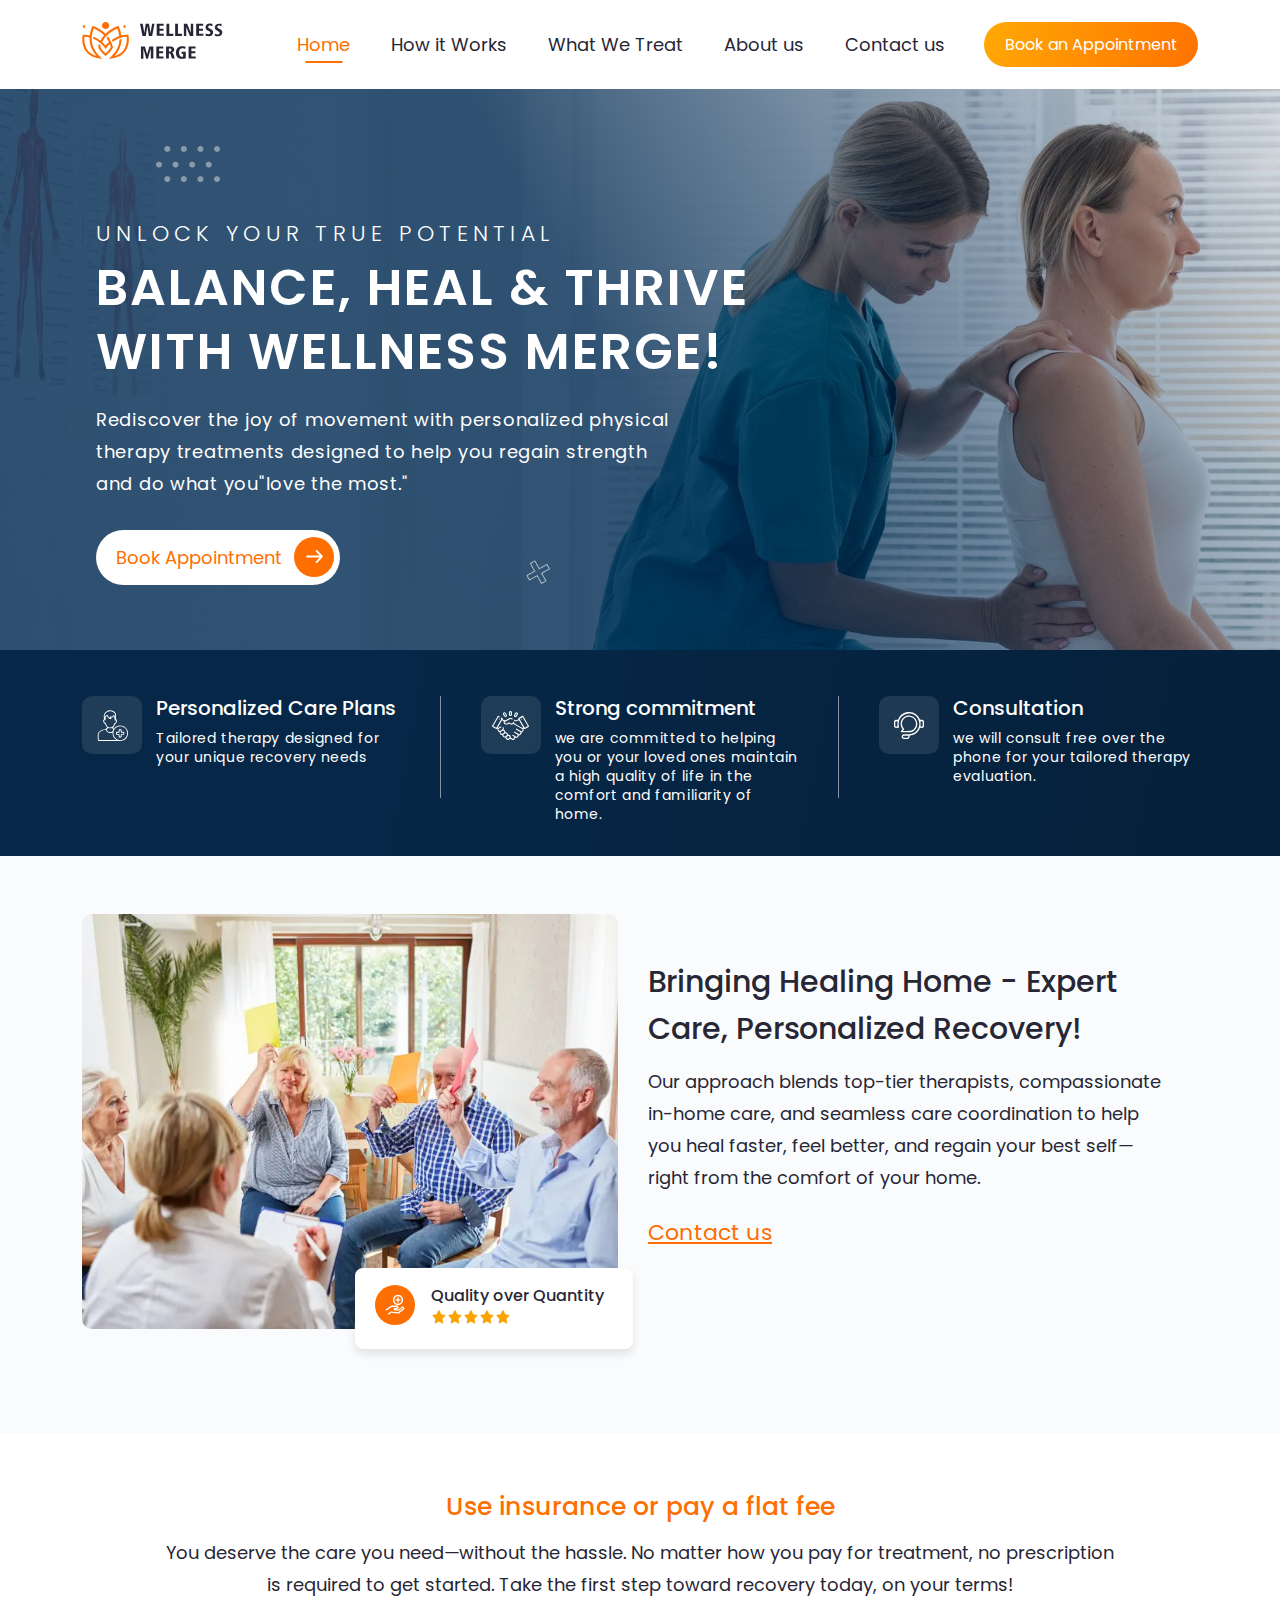
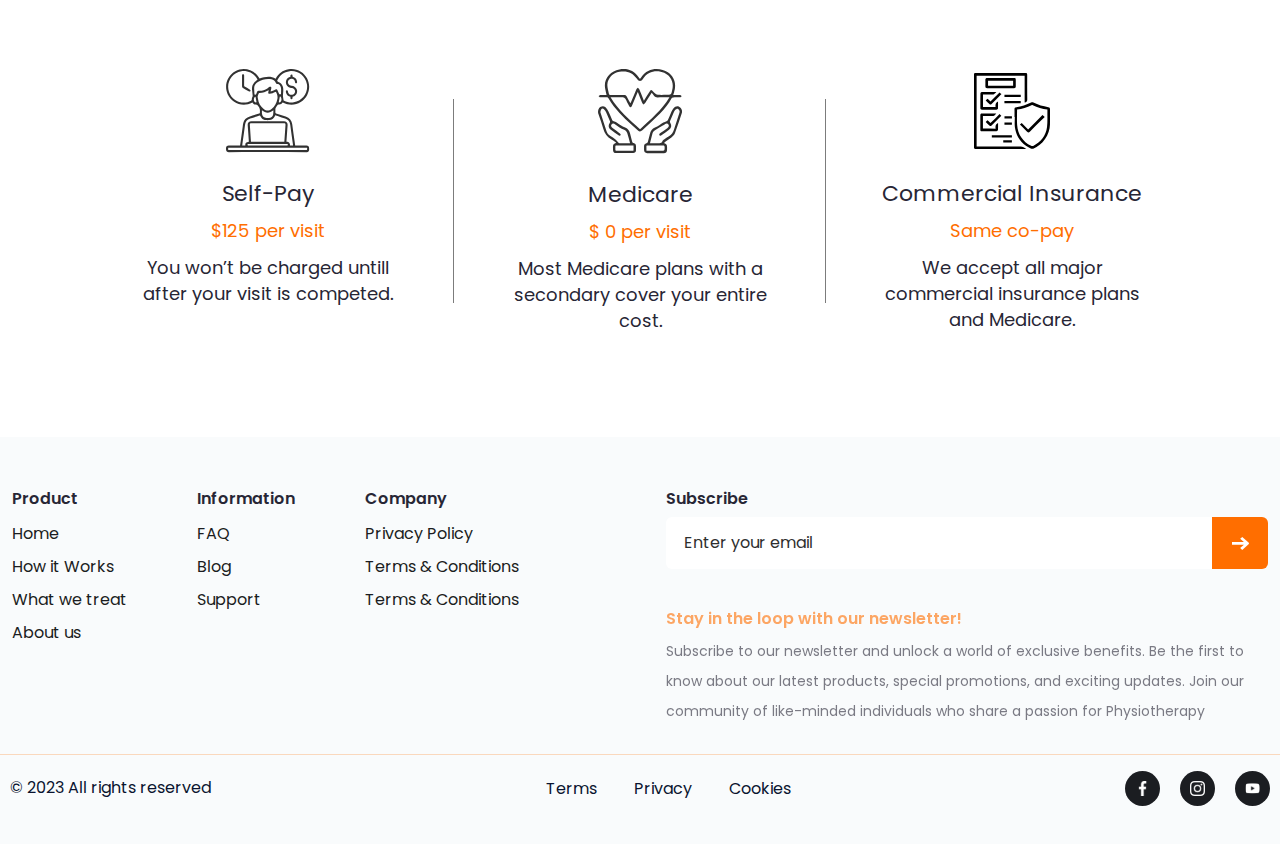
<file: index.html>
<!DOCTYPE html>
<html lang="en">

<head>
  <meta charset="UTF-8" />
  <meta name="viewport" content="width=device-width, initial-scale=1.0" />
  <title>Home | Wellness Merge</title>
  <link rel="shortcut icon" href="./assets/images/favicon.png" type="image/x-icon" />
  <!-- BOOTSTRAP CSS -->
  <link rel="stylesheet" href="./assets/css/bootstrap.min.css" />
  <!-- CUSTOM CSS -->
  <link rel="stylesheet" href="./assets/css/style.css" />
</head>

<body class="home_page">
  <div class="page">
    <header class="site-header">
      <div class="container">
        <div class="row">
          <div class="col-lg-2">
            <div class="site-branding">
              <a href="./index.html" title="Wellness Merge">
                <img src="./assets/images/logo.svg" width="141" height="37" alt="Site Logo" />
              </a>
            </div>
          </div>
          <div class="col-lg-10">
            <div class="header-menu">
              <div class="nav-overlay" style="display: none;"></div>
              <button class="ham-menu for-mob-flex">
                <span></span><span></span><span></span>
              </button>
              <nav class="site-navigation">
                <div class="header-mobile-menu">
                  <ul>
                    <li class="active-menu">
                      <a href="./index.html" title="Home">Home</a>
                    </li>
                    <li>
                      <a href="./how-it-works.html" title="How it Works">How it Works</a>
                    </li>
                    <li>
                      <a href="./what-we-treat.html" title="What We Treat">What We Treat</a>
                    </li>
                    <li>
                      <a href="./about-us.html" title="About us">About us</a>
                    </li>
                    <li>
                      <a href="./contact-us.html" title="Contact us">Contact us</a>
                    </li>
                  </ul>
                </div>
                <div class="header-cta-btn">
                  <a href="./contact-us.html" title="Book an Appointment">Book an Appointment</a>
                </div>
              </nav>
            </div>
          </div>
        </div>
      </div>
    </header>
    <!-- END OF HEADER -->
    <main class="site-main">
      <section class="main-banner back-img" style="
            background-image: url('./assets/images/main-banner-image.jpeg');
          ">
        <div class="sec-wp">
          <div class="container">
            <div class="row">
              <div class="col-lg-8">
                <div class="banner-content white-text">
                  <img src="./assets/images/top-shape.png" class="banner-shape dots-shape" width="64" height="36"
                    alt="Dot shape" />
                  <p class="sub-title">Unlock Your True Potential</p>
                  <h1 class="h1-title">
                    Balance, Heal & Thrive with Wellness Merge!
                  </h1>
                  <div class="banner-text">
                    <p>
                      Rediscover the joy of movement with personalized
                      physical therapy treatments designed to help you regain
                      strength and do what you"love the most."
                    </p>
                  </div>
                  <div class="banner-cta">
                    <a href="./contact-us.html" title="Book Appointment">Book Appointment <span></span></a>
                  </div>
                  <img src="./assets/images/bottom-shape.png" class="banner-shape plus-shape" width="25" height="25"
                    alt="Plus shape" />
                </div>
              </div>
            </div>
          </div>
        </div>
      </section>
      <!-- END OF MAIN BANNER -->

      <section class="bottom-banner white-text">
        <div class="container">
          <div class="row">
            <div class="col-lg-12">
              <div class="bottom-banner-wp">
                <div class="bottom-banner-box">
                  <div class="bottom-banner-icon">
                    <span>
                      <img src="./assets/images/care-plans.svg" width="31" height="31"
                        alt="Personalized Care Plans Icon" />
                    </span>
                  </div>
                  <div class="bottom-banner-content">
                    <h5 class="h5-title">Personalized Care Plans</h5>
                    <p>
                      Tailored therapy designed for your unique recovery needs
                    </p>
                  </div>
                </div>
                <div class="bottom-banner-box">
                  <div class="bottom-banner-icon">
                    <span>
                      <img src="./assets/images/commitments.svg" width="37" height="29" alt="Strong commitment" />
                    </span>
                  </div>
                  <div class="bottom-banner-content">
                    <h5 class="h5-title">Strong commitment</h5>
                    <p>
                      we are committed to helping you or your loved ones
                      maintain a high quality of life in the comfort and
                      familiarity of home.
                    </p>
                  </div>
                </div>
                <div class="bottom-banner-box">
                  <div class="bottom-banner-icon">
                    <span>
                      <img src="./assets/images/consultation.svg" width="30" height="27" alt="Consultation" />
                    </span>
                  </div>
                  <div class="bottom-banner-content">
                    <h5 class="h5-title">Consultation</h5>
                    <p>
                      we will consult free over the phone for your tailored
                      therapy evaluation.
                    </p>
                  </div>
                </div>
              </div>
            </div>
          </div>
        </div>
      </section>
      <!-- END OF BOTTOM BANNER -->

      <section class="about-us">
        <div class="container">
          <div class="row">
            <div class="col-lg-6">
              <div class="about-us-img">
                <div class="back-img" style="
                      background-image: url('./assets/images/about-us.png');
                    "></div>
                <div class="quality-quantity">
                  <span>
                    <img src="./assets/images/care.svg" width="21" height="21" alt="Care Icon" />
                  </span>
                  <div>
                    <p>Quality over Quantity</p>
                    <img src="./assets/images/starts.svg" width="81" height="17" alt="Star Icon" />
                  </div>
                </div>
              </div>
            </div>
            <div class="col-lg-6">
              <div class="about-us-content">
                <h2 class="h2-title">
                  Bringing Healing Home - Expert Care, Personalized Recovery!
                </h2>
                <p>
                  Our approach blends top-tier therapists, compassionate
                  in-home care, and seamless care coordination to help you
                  heal faster, feel better, and regain your best self—right
                  from the comfort of your home.
                </p>
                <a href="./contact-us.html" title="Contact us">Contact us</a>
              </div>
            </div>
          </div>
        </div>
      </section>
      <!-- END OF ABOUT US -->

      <section class="insurance-fee">
        <div class="container">
          <div class="row">
            <div class="col-lg-12">
              <div class="sec-title">
                <h3 class="h3-title fw-500">Use insurance or pay a flat fee</h3>
                <p>
                  You deserve the care you need—without the hassle. No matter
                  how you pay for treatment, no prescription is required to
                  get started. Take the first step toward recovery today, on
                  your terms!
                </p>
              </div>
              <div class="insurance-fee-box-wp">
                <div class="insurance-fee-box">
                  <img src="./assets/images/self-pay.svg" width="84" height="84" alt="Self pay icon" />
                  <h4 class="h4-title">Self-Pay</h4>
                  <p class="price">$125 per visit</p>
                  <p class="insurance-fee-text">
                    You won’t be charged untill after your visit is competed.
                  </p>
                </div>
                <div class="insurance-fee-box">
                  <img src="./assets/images/medicare.svg" width="85" height="85" alt="Self pay icon" />
                  <h4 class="h4-title">Medicare</h4>
                  <p class="price">$ 0 per visit</p>
                  <p class="insurance-fee-text">
                    Most Medicare plans with a secondary cover your entire
                    cost.
                  </p>
                </div>
                <div class="insurance-fee-box">
                  <img src="./assets/images/commercial-insurance.svg" width="76" height="76"
                    alt="Commercial Insurance icon" />
                  <h4 class="h4-title">Commercial Insurance</h4>
                  <p class="price">Same co-pay</p>
                  <p class="insurance-fee-text">
                    We accept all major commercial insurance plans and
                    Medicare.
                  </p>
                </div>
              </div>
            </div>
          </div>
        </div>
      </section>
      <!-- END OF INSURANCE OR FLAT FEE -->
    </main>
    <!-- END OF SITE MAIN -->
    <footer class="site-footer">
      <div class="top-footer">
        <div class="container">
          <div class="row">
            <div class="col-lg-6">
              <div class="footer-navs">
                <div class="product-nav footer-nav">
                  <h6 class="h6-title">Product</h6>
                  <ul>
                    <li>
                      <a href="#" title="Home">Home</a>
                    </li>
                    <li>
                      <a href="#" title="How it Works">How it Works</a>
                    </li>
                    <li>
                      <a href="#" title="What we treat">What we treat</a>
                    </li>
                    <li>
                      <a href="#" title="About us">About us</a>
                    </li>
                  </ul>
                </div>
                <div class="information-nav footer-nav">
                  <h6 class="h6-title">Information</h6>
                  <ul>
                    <li>
                      <a href="#" title="FAQ">FAQ</a>
                    </li>
                    <li>
                      <a href="#" title="Blog">Blog</a>
                    </li>
                    <li>
                      <a href="#" title="Support">Support</a>
                    </li>
                  </ul>
                </div>
                <div class="company-nav footer-nav">
                  <h6 class="h6-title">Company</h6>
                  <ul>
                    <li>
                      <a href="#" title="Privacy Policy">Privacy Policy</a>
                    </li>
                    <li>
                      <a href="#" title="Terms & Conditions">Terms & Conditions</a>
                    </li>
                    <li>
                      <a href="#" title="Terms & Conditions">Terms & Conditions</a>
                    </li>
                  </ul>
                </div>
              </div>
            </div>
            <div class="col-lg-6">
              <div class="footer-right">
                <h6 class="h6-title">Subscribe</h6>
                <div class="newsletter">
                  <form action="">
                    <div class="newsletter-box">
                      <input type="email" placeholder="Enter your email" />
                      <button type="submit">
                        <img src="./assets/images/submit-arrow.svg" width="17" height="14" alt="Submit Arrow Icon" />
                      </button>
                    </div>
                  </form>
                </div>
                <div class="newsletter-content">
                  <h6 class="h6-title">
                    Stay in the loop with our newsletter!
                  </h6>
                  <p>
                    Subscribe to our newsletter and unlock a world of
                    exclusive benefits. Be the first to know about our latest
                    products, special promotions, and exciting updates. Join
                    our community of like-minded individuals who share a
                    passion for Physiotherapy
                  </p>
                </div>
              </div>
            </div>
          </div>
        </div>
      </div>
      <div class="bottom-footer">
        <div class="container">
          <div class="bottom-footer-content">
            <p>© 2023 All rights reserved</p>
            <div class="footer-policies">
              <ul>
                <li>
                  <a href="#" title="Terms">Terms</a>
                </li>
                <li>
                  <a href="#" title="Privacy">Privacy</a>
                </li>
                <li>
                  <a href="#" title="Cookies">Cookies</a>
                </li>
              </ul>
            </div>
            <div class="footer-socials">
              <ul>
                <li>
                  <a href="#" title="Follow on Facebook">
                    <img src="./assets/images/facebook-icon.svg" width="35" height="35" alt="Faccebook Icon" />
                  </a>
                </li>
                <li>
                  <a href="#" title="Follow on Facebook">
                    <img src="./assets/images/twitter-icon.svg" width="35" height="35" alt="Twitter Icon" />
                  </a>
                </li>
                <li>
                  <a href="#" title="Follow on Facebook">
                    <img src="./assets/images/instagram-icon.svg" width="35" height="35" alt="Instagram Icon" />
                  </a>
                </li>
                <li>
                  <a href="#" title="Follow on Facebook">
                    <img src="./assets/images/youtub-icon.svg" width="35" height="35" alt="Youtub Icon" />
                  </a>
                </li>
              </ul>
            </div>
          </div>
        </div>
      </div>
    </footer>
    <!-- END OF FOOTER -->
    <script src="./assets/js/jquery.min.js"></script>
    <script src="./assets/js/bootstrap.bundle.min.js"></script>
    <script src="./assets/js/font-awesome.min.js"></script>
    <script src="./assets/js/custom.js"></script>
  </div>
</body>

</html>
</file>
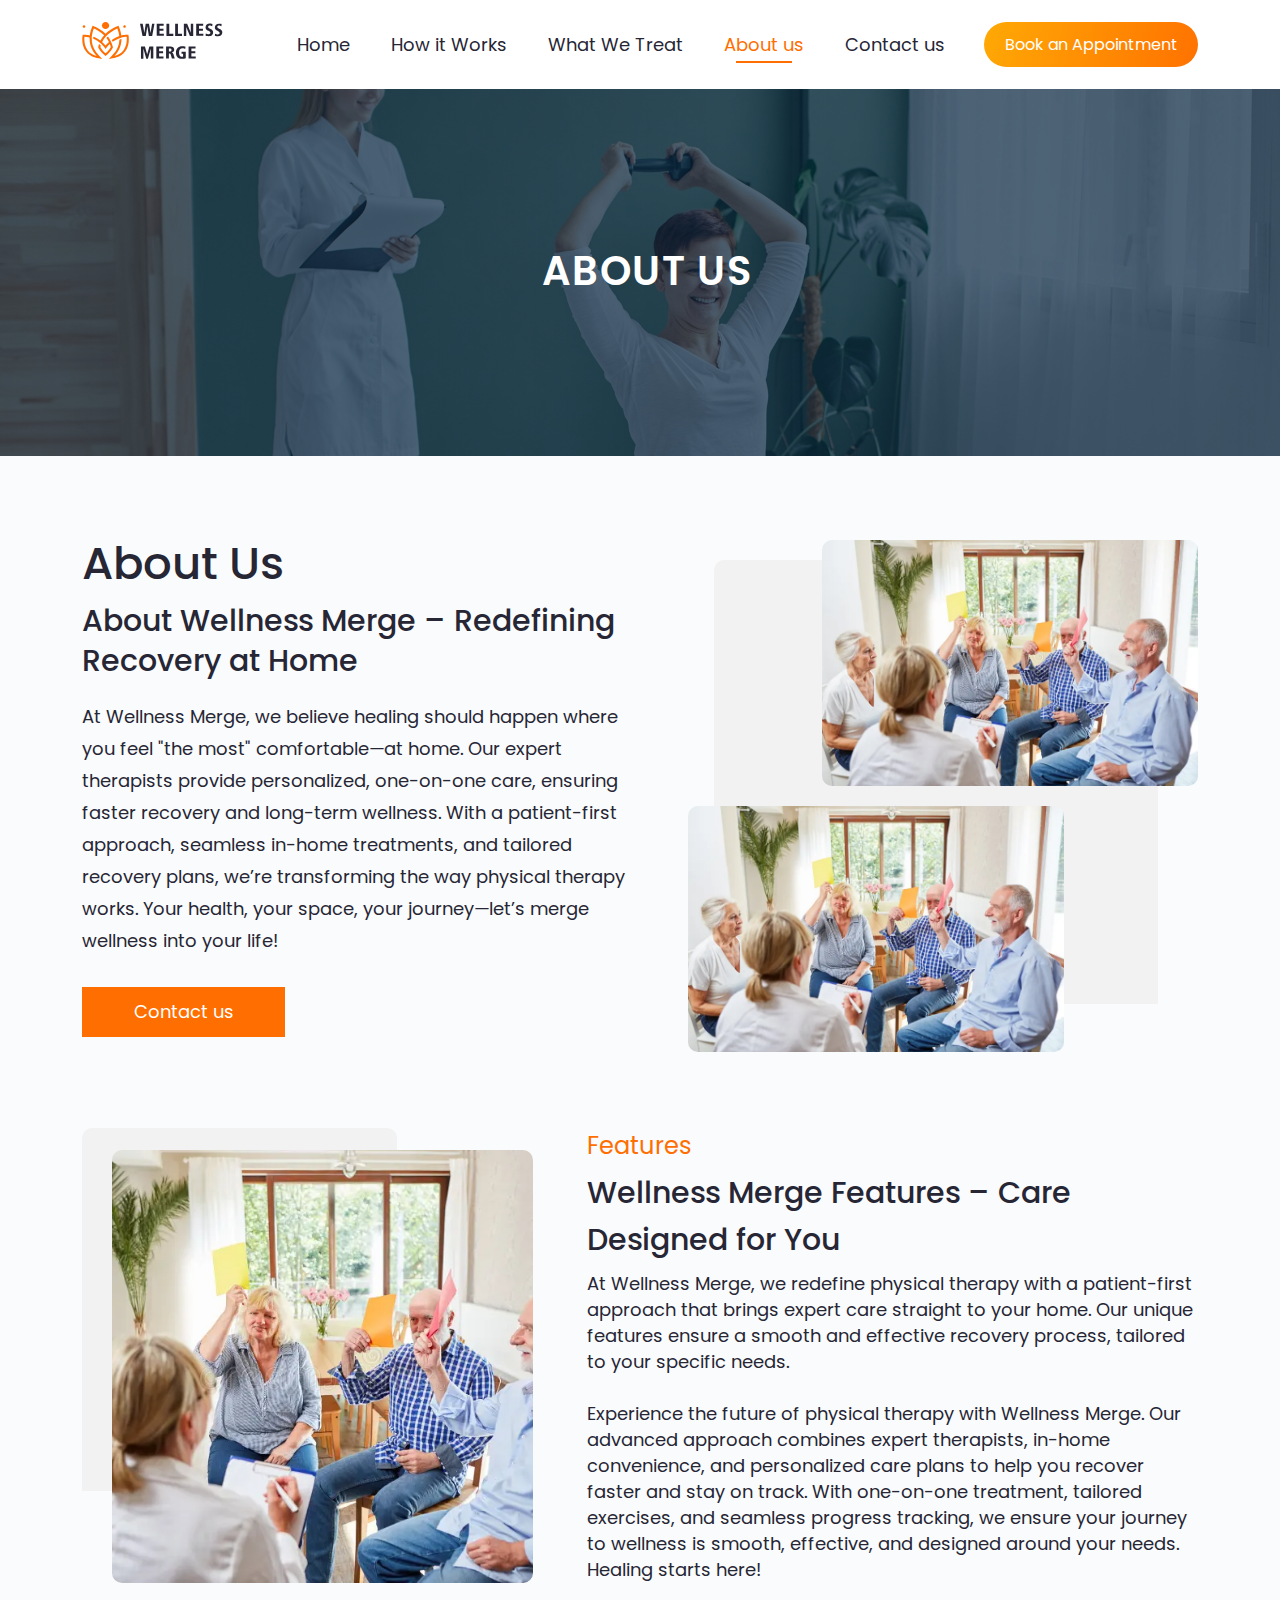
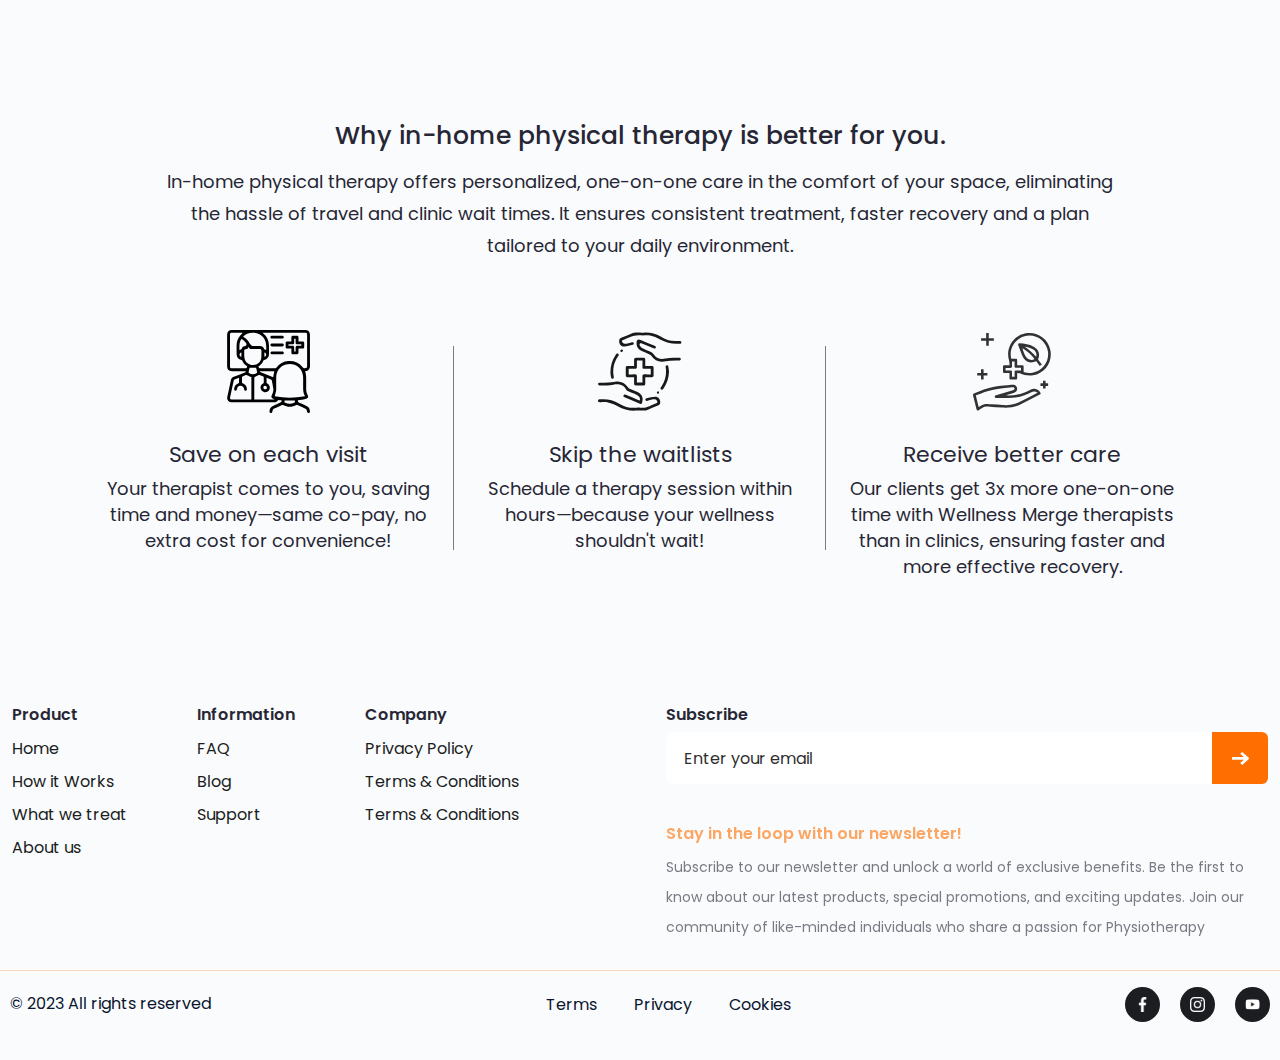
<file: about-us.html>
<!DOCTYPE html>
<html lang="en">

<head>
  <meta charset="UTF-8" />
  <meta name="viewport" content="width=device-width, initial-scale=1.0" />
  <title>About | Wellness Merge</title>
  <link rel="shortcut icon" href="./assets/images/favicon.png" type="image/x-icon" />
  <!-- BOOTSTRAP CSS -->
  <link rel="stylesheet" href="./assets/css/bootstrap.min.css" />
  <!-- CUSTOM CSS -->
  <link rel="stylesheet" href="./assets/css/style.css" />
</head>

<body class="about_page">
  <div class="page">
    <header class="site-header">
      <div class="container">
        <div class="row">
          <div class="col-lg-2">
            <div class="site-branding">
              <a href="./index.html" title="Wellness Merge">
                <img src="./assets/images/logo.svg" width="141" height="37" alt="Site Logo" />
              </a>
            </div>
          </div>
          <div class="col-lg-10">
            <div class="header-menu">
              <div class="nav-overlay" style="display: none;"></div>
              <button class="ham-menu for-mob-flex">
                <span></span><span></span><span></span>
              </button>
              <nav class="site-navigation">
                <div class="header-mobile-menu">
                  <ul>
                    <li>
                      <a href="./index.html" title="Home">Home</a>
                    </li>
                    <li>
                      <a href="./how-it-works.html" title="How it Works">How it Works</a>
                    </li>
                    <li>
                      <a href="./what-we-treat.html" title="What We Treat">What We Treat</a>
                    </li>
                    <li class="active-menu">
                      <a href="./about-us.html" title="About us">About us</a>
                    </li>
                    <li>
                      <a href="./contact-us.html" title="Contact us">Contact us</a>
                    </li>
                  </ul>
                </div>
                <div class="header-cta-btn">
                  <a href="./contact-us.html" title="Book an Appointment">Book an Appointment</a>
                </div>
              </nav>
            </div>
          </div>
        </div>
      </div>
    </header>
    <!-- END OF HEADER -->

    <main class="site-main">
      <section class="inner-banner back-img" style="background-image: url('./assets/images/how-it-works-banner.jpeg');">
        <div class="container">
          <div class="row">
            <div class="col-lg-12">
              <div class="banner-content white-text">
                <h1 class="h1-title">
                  About us
                </h1>
              </div>
            </div>
          </div>
        </div>
      </section>
      <!-- END OF BANNER -->

      <section class="about-us-main">
        <div class="container">
          <div class="row">
            <div class="col-lg-6 order-lg-1 order-2">
              <div class="about-main-content">
                <h2 class="h2-title">About Us</h2>
                <h3 class="h2-title">About Wellness Merge – Redefining Recovery at Home</h3>
                <p>At Wellness Merge, we believe healing should happen where you feel "the most" comfortable—at home.
                  Our expert therapists provide personalized, one-on-one care, ensuring faster recovery and long-term
                  wellness. With a patient-first approach, seamless in-home treatments, and tailored recovery plans,
                  we’re transforming the way physical therapy works. Your health, your space, your journey—let’s merge
                  wellness into your life!</p>
                <div class="about-main-cta">
                  <a href="./contact-us.html" class="sec-btn" title="Contact us">Contact us</a>
                </div>
              </div>
            </div>
            <div class="col-lg-6 order-lg-2 order-1">
              <div class="about-main-img-box">
                <div class="about-main-img back-img" style="background-image: url('./assets/images/about-us.png');">
                </div>
                <div class="about-main-img back-img" style="background-image: url('./assets/images/about-us.png');">
                </div>
              </div>
            </div>
          </div>
        </div>
      </section>
      <!-- END OF ABOUT US SECTION -->


      <section class="features">
        <div class="container">
          <div class="row">
            <div class="col-lg-5">
              <div class="features-image">
                <div class="back-img" style="background-image: url('./assets/images/about-us.png');"></div>
              </div>
            </div>
            <div class="col-lg-7 align-self-end">
              <div class="features-content">
                <h2 class="h3-title">Features</h2>
                <h3 class="h2-title">Wellness Merge Features – Care Designed for You</h3>
                <div class="features-text">
                  <p>At Wellness Merge, we redefine physical therapy with a patient-first approach that brings expert
                    care straight to your home. Our unique features ensure a smooth and effective recovery process,
                    tailored to your specific needs.</p>
                  <p>Experience the future of physical therapy with Wellness Merge. Our advanced approach combines
                    expert therapists, in-home convenience, and personalized care plans to help you recover faster and
                    stay on track. With one-on-one treatment, tailored exercises, and seamless progress tracking, we
                    ensure your journey to wellness is smooth, effective, and designed around your needs. Healing starts
                    here!</p>
                </div>
              </div>
            </div>
          </div>
        </div>
      </section>
      <!-- END OF ABOUT US SECTION -->

      <section class="insurance-fee physical-therapy inhome-physical-therapy">
        <div class="container">
          <div class="row">
            <div class="col-lg-12">
              <div class="sec-title">
                <h3 class="h3-title fw-500 dark-color">
                  Why in-home physical therapy is better for you.
                </h3>
                <p>
                  In-home physical therapy offers personalized, one-on-one care in the comfort of your space,
                  eliminating the hassle of travel and clinic wait times. It ensures consistent treatment, faster
                  recovery and a plan tailored to your daily environment.
                </p>
              </div>
              <div class="insurance-fee-box-wp">
                <div class="insurance-fee-box">
                  <img src="./assets/images/save-visit.svg" width="83" height="84" alt="Save on each visit icon">
                  <h4 class="h4-title">Save on each visit</h4>
                  <p class="insurance-fee-text">
                    Your therapist comes to you, saving time and money—same co-pay, no extra cost for convenience!
                  </p>
                </div>
                <div class="insurance-fee-box">
                  <img src="./assets/images/care-on-time.svg" width="84" height="79" alt="Skip the waitlists icon">
                  <h4 class="h4-title">Skip the waitlists</h4>
                  <p class="insurance-fee-text">
                    Schedule a therapy session within hours—because your wellness shouldn't wait!
                  </p>
                </div>
                <div class="insurance-fee-box">
                  <img src="./assets/images/heal-fast.svg" width="78" height="78" alt="Receive better care icon">
                  <h4 class="h4-title">Receive better care</h4>
                  <p class="insurance-fee-text">
                    Our clients get 3x more one-on-one time with Wellness Merge therapists than in clinics, ensuring
                    faster and more effective recovery.
                  </p>
                </div>
              </div>
            </div>
          </div>
        </div>
      </section>
    </main>
    <!-- END OF MAIN -->
    <footer class="site-footer">
      <div class="top-footer">
        <div class="container">
          <div class="row">
            <div class="col-lg-6">
              <div class="footer-navs">
                <div class="product-nav footer-nav">
                  <h6 class="h6-title">Product</h6>
                  <ul>
                    <li>
                      <a href="#" title="Home">Home</a>
                    </li>
                    <li>
                      <a href="#" title="How it Works">How it Works</a>
                    </li>
                    <li>
                      <a href="#" title="What we treat">What we treat</a>
                    </li>
                    <li>
                      <a href="#" title="About us">About us</a>
                    </li>
                  </ul>
                </div>
                <div class="information-nav footer-nav">
                  <h6 class="h6-title">Information</h6>
                  <ul>
                    <li>
                      <a href="#" title="FAQ">FAQ</a>
                    </li>
                    <li>
                      <a href="#" title="Blog">Blog</a>
                    </li>
                    <li>
                      <a href="#" title="Support">Support</a>
                    </li>
                  </ul>
                </div>
                <div class="company-nav footer-nav">
                  <h6 class="h6-title">Company</h6>
                  <ul>
                    <li>
                      <a href="#" title="Privacy Policy">Privacy Policy</a>
                    </li>
                    <li>
                      <a href="#" title="Terms & Conditions">Terms & Conditions</a>
                    </li>
                    <li>
                      <a href="#" title="Terms & Conditions">Terms & Conditions</a>
                    </li>
                  </ul>
                </div>
              </div>
            </div>
            <div class="col-lg-6">
              <div class="footer-right">
                <h6 class="h6-title">Subscribe</h6>
                <div class="newsletter">
                  <form action="">
                    <div class="newsletter-box">
                      <input type="email" placeholder="Enter your email" />
                      <button type="submit">
                        <img src="./assets/images/submit-arrow.svg" width="17" height="14" alt="Submit Arrow Icon" />
                      </button>
                    </div>
                  </form>
                </div>
                <div class="newsletter-content">
                  <h6 class="h6-title">
                    Stay in the loop with our newsletter!
                  </h6>
                  <p>
                    Subscribe to our newsletter and unlock a world of
                    exclusive benefits. Be the first to know about our latest
                    products, special promotions, and exciting updates. Join
                    our community of like-minded individuals who share a
                    passion for Physiotherapy
                  </p>
                </div>
              </div>
            </div>
          </div>
        </div>
      </div>
      <div class="bottom-footer">
        <div class="container">
          <div class="bottom-footer-content">
            <p>© 2023 All rights reserved</p>
            <div class="footer-policies">
              <ul>
                <li>
                  <a href="#" title="Terms">Terms</a>
                </li>
                <li>
                  <a href="#" title="Privacy">Privacy</a>
                </li>
                <li>
                  <a href="#" title="Cookies">Cookies</a>
                </li>
              </ul>
            </div>
            <div class="footer-socials">
              <ul>
                <li>
                  <a href="#" title="Follow on Facebook">
                    <img src="./assets/images/facebook-icon.svg" width="35" height="35" alt="Faccebook Icon" />
                  </a>
                </li>
                <li>
                  <a href="#" title="Follow on Facebook">
                    <img src="./assets/images/twitter-icon.svg" width="35" height="35" alt="Twitter Icon" />
                  </a>
                </li>
                <li>
                  <a href="#" title="Follow on Facebook">
                    <img src="./assets/images/instagram-icon.svg" width="35" height="35" alt="Instagram Icon" />
                  </a>
                </li>
                <li>
                  <a href="#" title="Follow on Facebook">
                    <img src="./assets/images/youtub-icon.svg" width="35" height="35" alt="Youtub Icon" />
                  </a>
                </li>
              </ul>
            </div>
          </div>
        </div>
      </div>
    </footer>
    <!-- END OF FOOTER -->
    <script src="./assets/js/jquery.min.js"></script>
    <script src="./assets/js/bootstrap.bundle.min.js"></script>
    <script src="./assets/js/font-awesome.min.js"></script>
    <script src="./assets/js/custom.js"></script>
  </div>
</body>

</html>
</file>
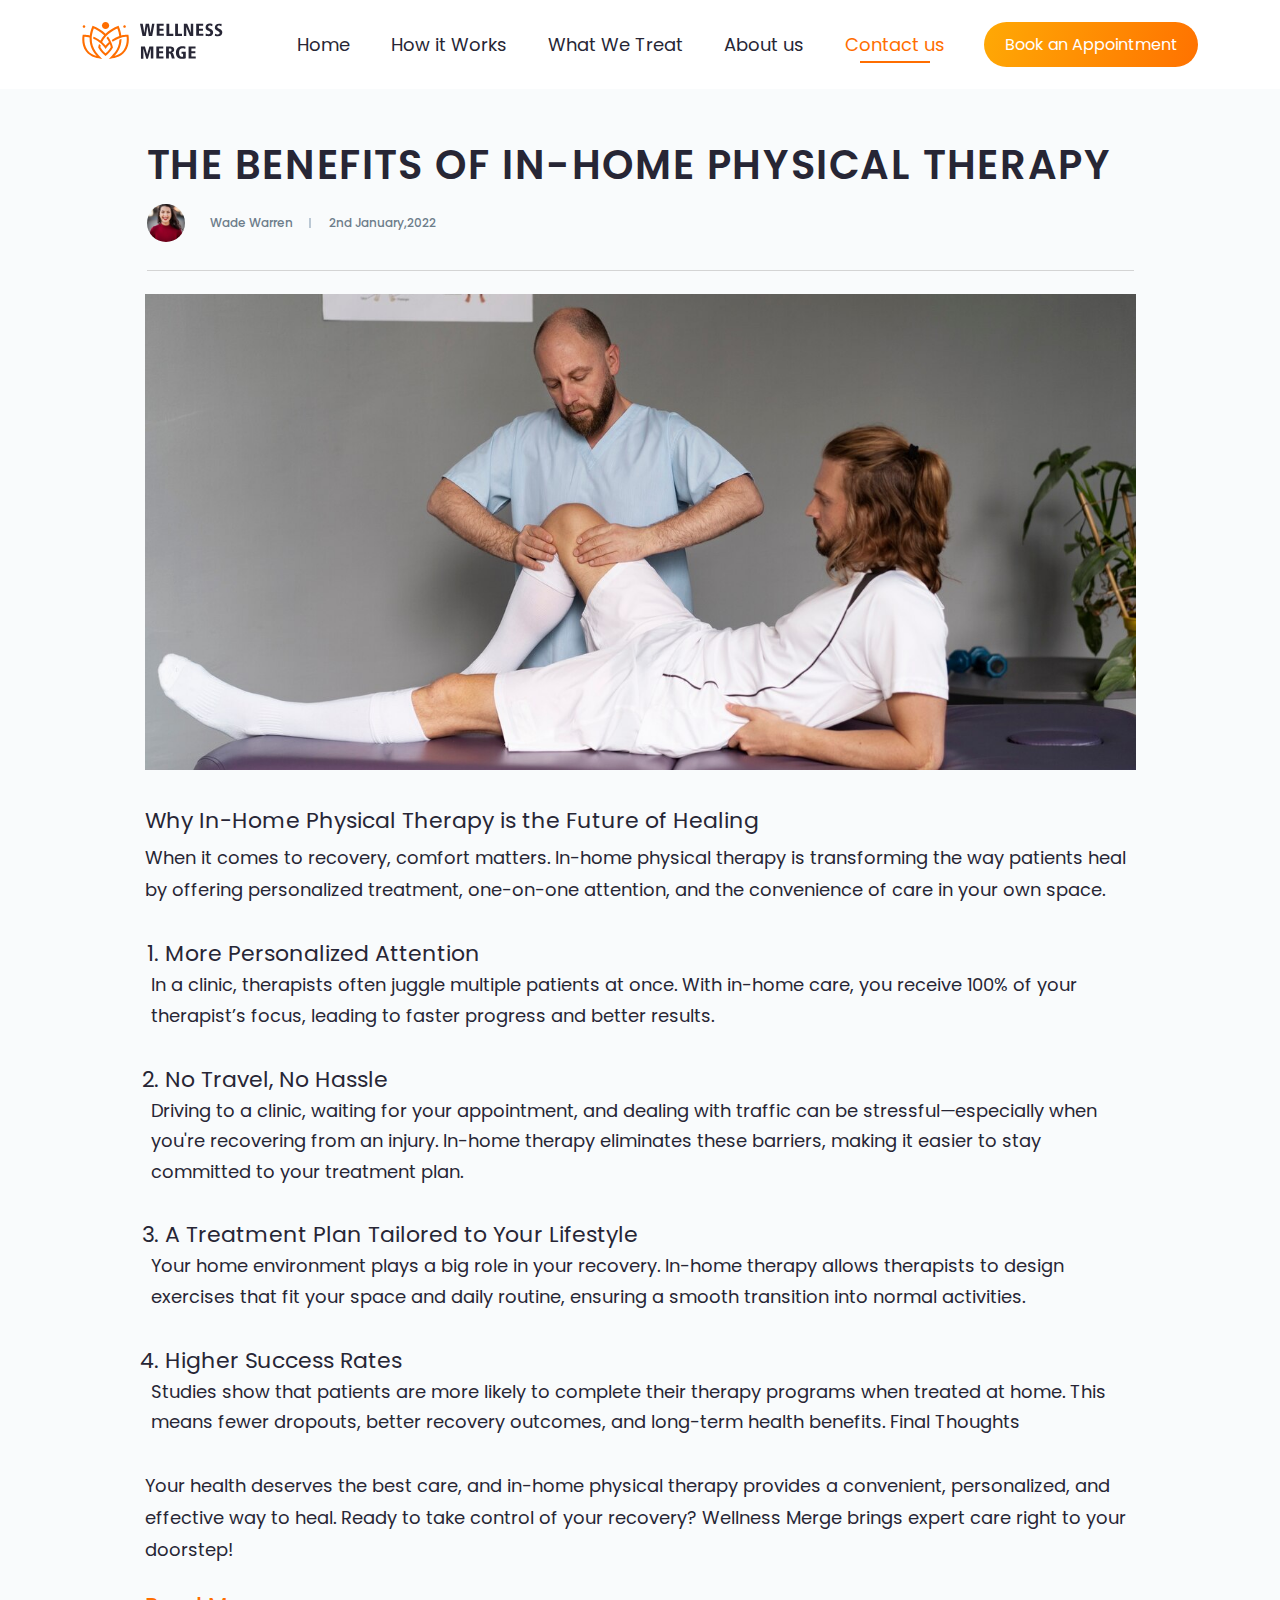
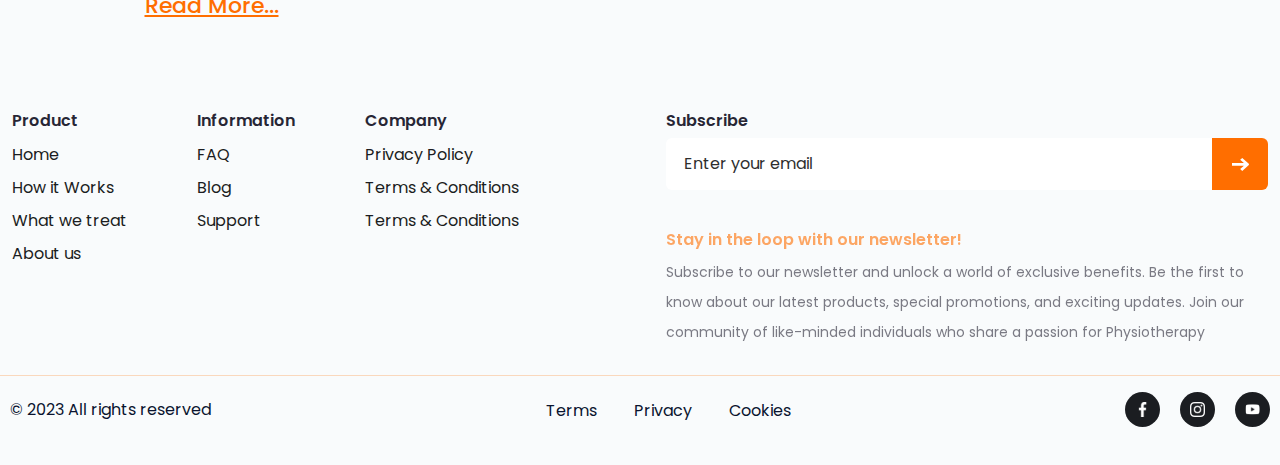
<file: blog-detail.html>
<!DOCTYPE html>
<html lang="en">

<head>
  <meta charset="UTF-8" />
  <meta name="viewport" content="width=device-width, initial-scale=1.0" />
  <title>Blog Detail| Wellness Merge</title>
  <link rel="shortcut icon" href="./assets/images/favicon.png" type="image/x-icon" />
  <!-- BOOTSTRAP CSS -->
  <link rel="stylesheet" href="./assets/css/bootstrap.min.css" />
  <!-- CUSTOM CSS -->
  <link rel="stylesheet" href="./assets/css/style.css" />
</head>

<body class="blog_details_page">
  <div class="page">
    <header class="site-header">
      <div class="container">
        <div class="row">
          <div class="col-lg-2">
            <div class="site-branding">
              <a href="./index.html" title="Wellness Merge">
                <img src="./assets/images/logo.svg" width="141" height="37" alt="Site Logo" />
              </a>
            </div>
          </div>
          <div class="col-lg-10">
            <div class="header-menu">
              <div class="nav-overlay" style="display: none"></div>
              <button class="ham-menu for-mob-flex">
                <span></span><span></span><span></span>
              </button>
              <nav class="site-navigation">
                <div class="header-mobile-menu">
                  <ul>
                    <li>
                      <a href="./index.html" title="Home">Home</a>
                    </li>
                    <li>
                      <a href="./how-it-works.html" title="How it Works">How it Works</a>
                    </li>
                    <li>
                      <a href="./what-we-treat.html" title="What We Treat">What We Treat</a>
                    </li>
                    <li>
                      <a href="./about-us.html" title="About us">About us</a>
                    </li>
                    <li class="active-menu">
                      <a href="./contact-us.html" title="Contact us">Contact us</a>
                    </li>
                  </ul>
                </div>
                <div class="header-cta-btn">
                  <a href="./contact-us.html" title="Book an Appointment">Book an Appointment</a>
                </div>
              </nav>
            </div>
          </div>
        </div>
      </div>
    </header>
    <!-- END OF HEADER -->

    <main class="site-main">
      <section class="blog-detail-sec">
        <div class="container">
          <div class="sec-title">
            <div class="row">
              <div class="col-lg-12">
                <h1 class="h1-title">
                  The Benefits of In-Home Physical Therapy
                </h1>
                <div class="blog-author">
                  <span class="blog-author-avatar"
                    style="background-image: url('./assets/images/blog-author-1.jpeg')"></span>
                  <ul class="blog-author-details">
                    <li>
                      <a href="#" title="Wade Warren">Wade Warren</a>
                    </li>
                    <li>
                      <p>2nd January,2022</p>
                    </li>
                  </ul>
                </div>
              </div>
            </div>
          </div>
          <div class="blog-detail-content">
            <div class="blog-detail-image">
              <div class="back-img" style="background-image: url('./assets/images/blog-feature-image.png');"></div>
            </div>
            <h4 class="h4-title">Why In-Home Physical Therapy is the Future of Healing</h4>
            <p>When it comes to recovery, comfort matters. In-home physical therapy is transforming the way patients
              heal by offering personalized treatment, one-on-one attention, and the convenience of care in your own
              space.</p>
            <ol>
              <li>More Personalized Attention <span>In a clinic, therapists often juggle multiple patients at once.
                  With in-home care, you receive 100% of your therapist’s focus, leading to faster progress and better
                  results.</span></li>
              <li>No Travel, No Hassle <span>Driving to a clinic, waiting for your appointment, and dealing with traffic
                  can be stressful—especially when you're recovering from an injury. In-home therapy eliminates these
                  barriers, making it easier to stay committed to your treatment plan.
                </span></li>
              <li>A Treatment Plan Tailored to Your Lifestyle <span>Your home environment plays a big role in your
                  recovery. In-home therapy allows therapists to design exercises that fit your space and daily routine,
                  ensuring a smooth transition into normal activities.</span></li>
              <li>Higher Success Rates <span>Studies show that patients are more likely to complete their therapy
                  programs when treated at home. This means fewer dropouts, better recovery outcomes, and long-term
                  health benefits.
                  Final Thoughts</span></li>
            </ol>
            <p>Your health deserves the best care, and in-home physical therapy provides a convenient, personalized, and
              effective way to heal. Ready to take control of your recovery? Wellness Merge brings expert care right to
              your doorstep!</p>
              <a class="read-blog" href="#" title="Read More..." title="Read More...">Read More...</a>
          </div>
        </div>
      </section>
    </main>
    <!-- END OF MAIN -->
    <footer class="site-footer">
      <div class="top-footer">
        <div class="container">
          <div class="row">
            <div class="col-lg-6">
              <div class="footer-navs">
                <div class="product-nav footer-nav">
                  <h6 class="h6-title">Product</h6>
                  <ul>
                    <li>
                      <a href="#" title="Home">Home</a>
                    </li>
                    <li>
                      <a href="#" title="How it Works">How it Works</a>
                    </li>
                    <li>
                      <a href="#" title="What we treat">What we treat</a>
                    </li>
                    <li>
                      <a href="#" title="About us">About us</a>
                    </li>
                  </ul>
                </div>
                <div class="information-nav footer-nav">
                  <h6 class="h6-title">Information</h6>
                  <ul>
                    <li>
                      <a href="#" title="FAQ">FAQ</a>
                    </li>
                    <li>
                      <a href="#" title="Blog">Blog</a>
                    </li>
                    <li>
                      <a href="#" title="Support">Support</a>
                    </li>
                  </ul>
                </div>
                <div class="company-nav footer-nav">
                  <h6 class="h6-title">Company</h6>
                  <ul>
                    <li>
                      <a href="#" title="Privacy Policy">Privacy Policy</a>
                    </li>
                    <li>
                      <a href="#" title="Terms & Conditions">Terms & Conditions</a>
                    </li>
                    <li>
                      <a href="#" title="Terms & Conditions">Terms & Conditions</a>
                    </li>
                  </ul>
                </div>
              </div>
            </div>
            <div class="col-lg-6">
              <div class="footer-right">
                <h6 class="h6-title">Subscribe</h6>
                <div class="newsletter">
                  <form action="">
                    <div class="newsletter-box">
                      <input type="email" placeholder="Enter your email" />
                      <button type="submit">
                        <img src="./assets/images/submit-arrow.svg" width="17" height="14" alt="Submit Arrow Icon" />
                      </button>
                    </div>
                  </form>
                </div>
                <div class="newsletter-content">
                  <h6 class="h6-title">
                    Stay in the loop with our newsletter!
                  </h6>
                  <p>
                    Subscribe to our newsletter and unlock a world of
                    exclusive benefits. Be the first to know about our latest
                    products, special promotions, and exciting updates. Join
                    our community of like-minded individuals who share a
                    passion for Physiotherapy
                  </p>
                </div>
              </div>
            </div>
          </div>
        </div>
      </div>
      <div class="bottom-footer">
        <div class="container">
          <div class="bottom-footer-content">
            <p>© 2023 All rights reserved</p>
            <div class="footer-policies">
              <ul>
                <li>
                  <a href="#" title="Terms">Terms</a>
                </li>
                <li>
                  <a href="#" title="Privacy">Privacy</a>
                </li>
                <li>
                  <a href="#" title="Cookies">Cookies</a>
                </li>
              </ul>
            </div>
            <div class="footer-socials">
              <ul>
                <li>
                  <a href="#" title="Follow on Facebook">
                    <img src="./assets/images/facebook-icon.svg" width="35" height="35" alt="Faccebook Icon" />
                  </a>
                </li>
                <li>
                  <a href="#" title="Follow on Facebook">
                    <img src="./assets/images/twitter-icon.svg" width="35" height="35" alt="Twitter Icon" />
                  </a>
                </li>
                <li>
                  <a href="#" title="Follow on Facebook">
                    <img src="./assets/images/instagram-icon.svg" width="35" height="35" alt="Instagram Icon" />
                  </a>
                </li>
                <li>
                  <a href="#" title="Follow on Facebook">
                    <img src="./assets/images/youtub-icon.svg" width="35" height="35" alt="Youtub Icon" />
                  </a>
                </li>
              </ul>
            </div>
          </div>
        </div>
      </div>
    </footer>
    <!-- END OF FOOTER -->
    <script src="./assets/js/jquery.min.js"></script>
    <script src="./assets/js/bootstrap.bundle.min.js"></script>
    <script src="./assets/js/font-awesome.min.js"></script>
    <script src="./assets/js/custom.js"></script>
  </div>
</body>

</html>
</file>
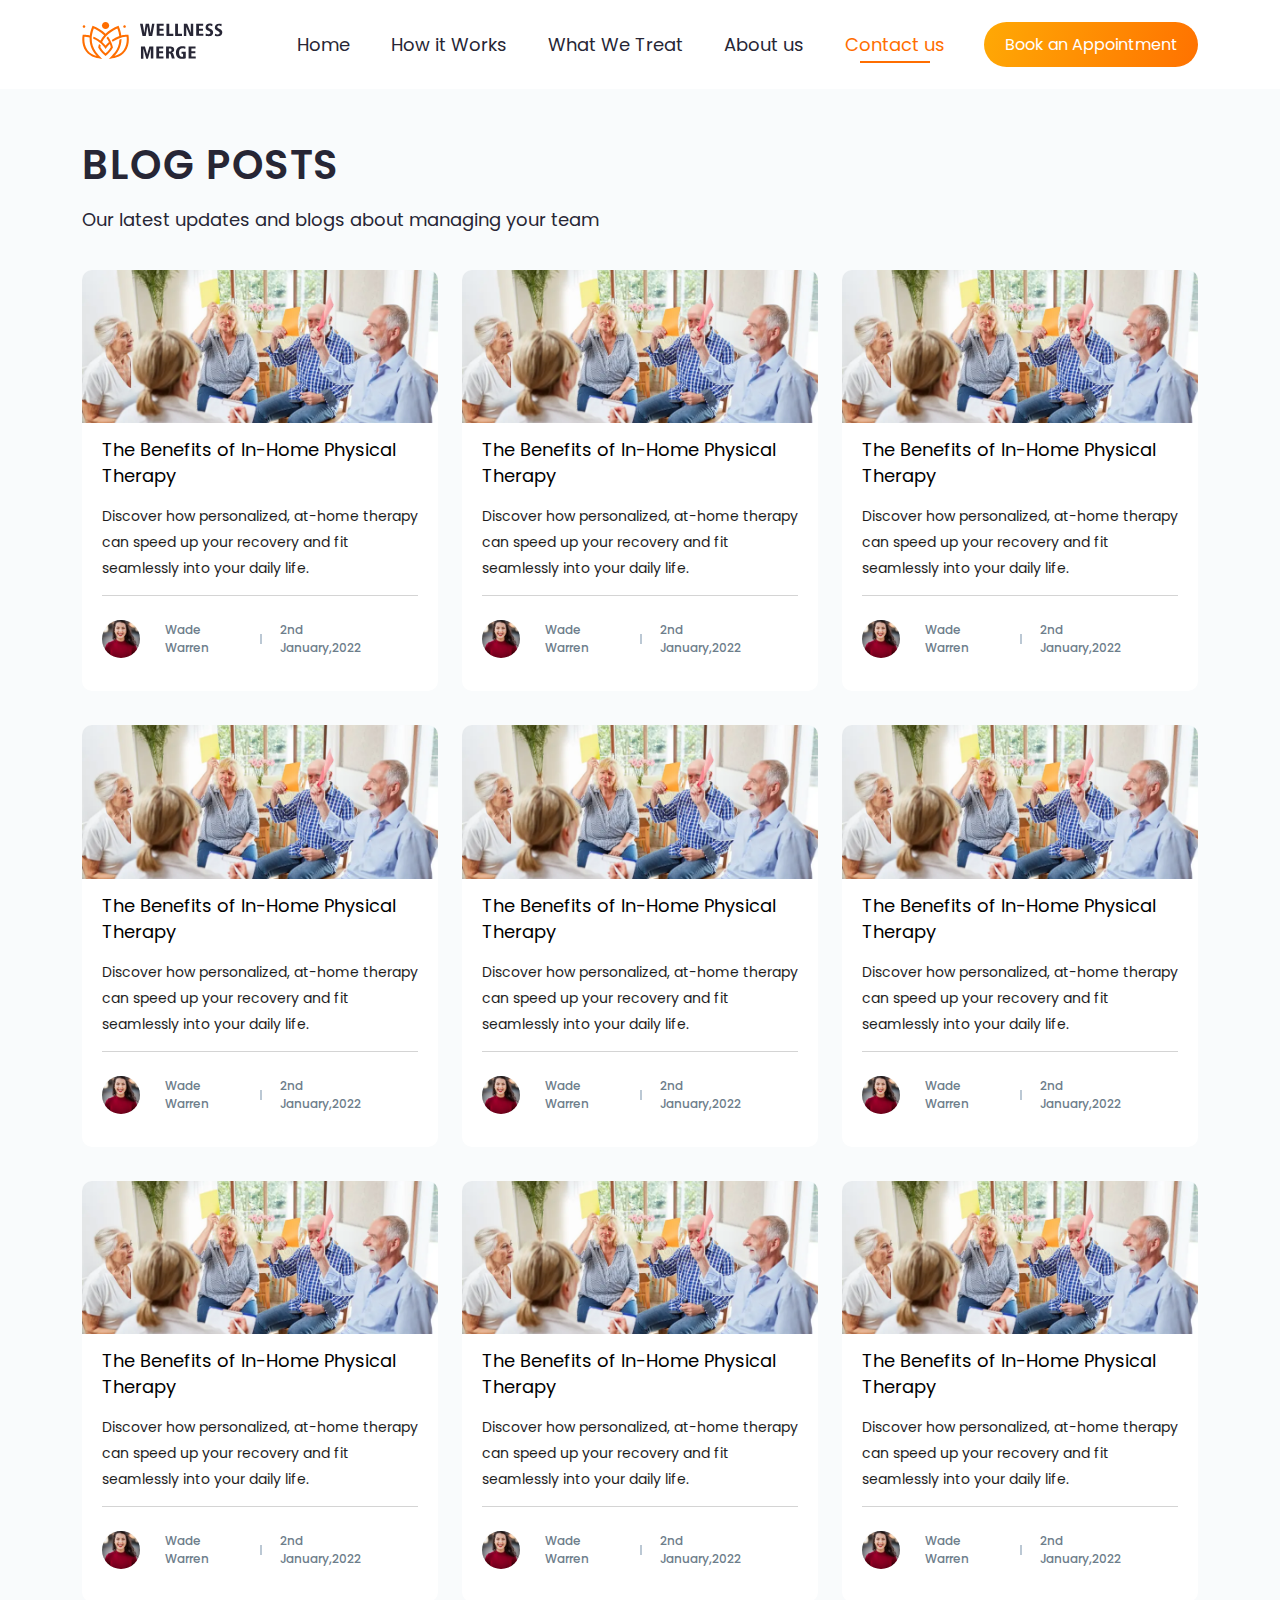
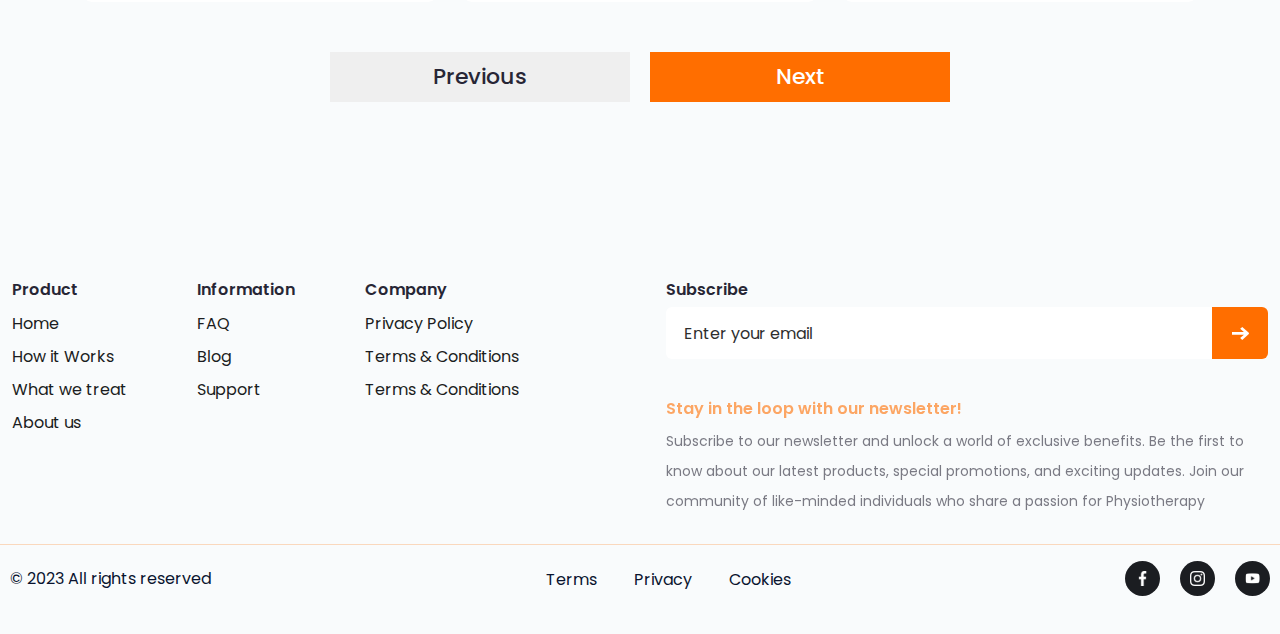
<file: blog.html>
<!DOCTYPE html>
<html lang="en">

<head>
  <meta charset="UTF-8" />
  <meta name="viewport" content="width=device-width, initial-scale=1.0" />
  <title>Blog | Wellness Merge</title>
  <link rel="shortcut icon" href="./assets/images/favicon.png" type="image/x-icon" />
  <!-- BOOTSTRAP CSS -->
  <link rel="stylesheet" href="./assets/css/bootstrap.min.css" />
  <!-- CUSTOM CSS -->
  <link rel="stylesheet" href="./assets/css/style.css" />
</head>

<body class="blog_page">
  <div class="page">
    <header class="site-header">
      <div class="container">
        <div class="row">
          <div class="col-lg-2">
            <div class="site-branding">
              <a href="./index.html" title="Wellness Merge">
                <img src="./assets/images/logo.svg" width="141" height="37" alt="Site Logo" />
              </a>
            </div>
          </div>
          <div class="col-lg-10">
            <div class="header-menu">
              <div class="nav-overlay" style="display: none"></div>
              <button class="ham-menu for-mob-flex">
                <span></span><span></span><span></span>
              </button>
              <nav class="site-navigation">
                <div class="header-mobile-menu">
                  <ul>
                    <li>
                      <a href="./index.html" title="Home">Home</a>
                    </li>
                    <li>
                      <a href="./how-it-works.html" title="How it Works">How it Works</a>
                    </li>
                    <li>
                      <a href="./what-we-treat.html" title="What We Treat">What We Treat</a>
                    </li>
                    <li>
                      <a href="./about-us.html" title="About us">About us</a>
                    </li>
                    <li class="active-menu">
                      <a href="./contact-us.html" title="Contact us">Contact us</a>
                    </li>
                  </ul>
                </div>
                <div class="header-cta-btn">
                  <a href="./contact-us.html" title="Book an Appointment">Book an Appointment</a>
                </div>
              </nav>
            </div>
          </div>
        </div>
      </div>
    </header>
    <!-- END OF HEADER -->

    <main class="site-main">
      <section class="blog-content">
        <div class="container">
          <div class="sec-title">
            <div class="row">
              <div class="col-lg-12">
                <h1 class="h1-title">Blog posts</h1>
                <p>Our latest updates and blogs about managing your team</p>
              </div>
            </div>
          </div>
          <div class="blog-listing">
            <div class="row">
              <div class="col-lg-4 col-md-6">
                <div class="blog-card">
                  <div class="blog-image">
                    <a href="#" class="back-img" style="background-image: url('./assets/images/about-us.png')"></a>
                  </div>
                  <div class="blog-card-content">
                    <h6 class="h6-title">
                      <a href="#" title="The Benefits of In-Home Physical Therapy">The Benefits of In-Home Physical
                        Therapy</a>
                    </h6>
                    <div class="blog-text">
                      <p>
                        Discover how personalized, at-home therapy can speed up
                        your recovery and fit seamlessly into your daily life.
                      </p>
                    </div>
                    <div class="blog-author">
                      <span class="blog-author-avatar"
                        style="background-image: url('./assets/images/blog-author-1.jpeg')"></span>
                      <ul class="blog-author-details">
                        <li>
                          <a href="#" title="Wade Warren">Wade Warren</a>
                        </li>
                        <li>
                          <p>2nd January,2022</p>
                        </li>
                      </ul>
                    </div>
                  </div>
                </div>
              </div>
              <div class="col-lg-4 col-md-6">
                <div class="blog-card">
                  <div class="blog-image">
                    <a href="#" class="back-img" style="background-image: url('./assets/images/about-us.png')"></a>
                  </div>
                  <div class="blog-card-content">
                    <h6 class="h6-title">
                      <a href="#" title="The Benefits of In-Home Physical Therapy">The Benefits of In-Home Physical
                        Therapy</a>
                    </h6>
                    <div class="blog-text">
                      <p>
                        Discover how personalized, at-home therapy can speed up
                        your recovery and fit seamlessly into your daily life.
                      </p>
                    </div>
                    <div class="blog-author">
                      <span class="blog-author-avatar"
                        style="background-image: url('./assets/images/blog-author-1.jpeg')"></span>
                      <ul class="blog-author-details">
                        <li>
                          <a href="#" title="Wade Warren">Wade Warren</a>
                        </li>
                        <li>
                          <p>2nd January,2022</p>
                        </li>
                      </ul>
                    </div>
                  </div>
                </div>
              </div>
              <div class="col-lg-4 col-md-6">
                <div class="blog-card">
                  <div class="blog-image">
                    <a href="#" class="back-img" style="background-image: url('./assets/images/about-us.png')"></a>
                  </div>
                  <div class="blog-card-content">
                    <h6 class="h6-title">
                      <a href="#" title="The Benefits of In-Home Physical Therapy">The Benefits of In-Home Physical
                        Therapy</a>
                    </h6>
                    <div class="blog-text">
                      <p>
                        Discover how personalized, at-home therapy can speed up
                        your recovery and fit seamlessly into your daily life.
                      </p>
                    </div>
                    <div class="blog-author">
                      <span class="blog-author-avatar"
                        style="background-image: url('./assets/images/blog-author-1.jpeg')"></span>
                      <ul class="blog-author-details">
                        <li>
                          <a href="#" title="Wade Warren">Wade Warren</a>
                        </li>
                        <li>
                          <p>2nd January,2022</p>
                        </li>
                      </ul>
                    </div>
                  </div>
                </div>
              </div>
              <div class="col-lg-4 col-md-6">
                <div class="blog-card">
                  <div class="blog-image">
                    <a href="#" class="back-img" style="background-image: url('./assets/images/about-us.png')"></a>
                  </div>
                  <div class="blog-card-content">
                    <h6 class="h6-title">
                      <a href="#" title="The Benefits of In-Home Physical Therapy">The Benefits of In-Home Physical
                        Therapy</a>
                    </h6>
                    <div class="blog-text">
                      <p>
                        Discover how personalized, at-home therapy can speed up
                        your recovery and fit seamlessly into your daily life.
                      </p>
                    </div>
                    <div class="blog-author">
                      <span class="blog-author-avatar"
                        style="background-image: url('./assets/images/blog-author-1.jpeg')"></span>
                      <ul class="blog-author-details">
                        <li>
                          <a href="#" title="Wade Warren">Wade Warren</a>
                        </li>
                        <li>
                          <p>2nd January,2022</p>
                        </li>
                      </ul>
                    </div>
                  </div>
                </div>
              </div>
              <div class="col-lg-4 col-md-6">
                <div class="blog-card">
                  <div class="blog-image">
                    <a href="#" class="back-img" style="background-image: url('./assets/images/about-us.png')"></a>
                  </div>
                  <div class="blog-card-content">
                    <h6 class="h6-title">
                      <a href="#" title="The Benefits of In-Home Physical Therapy">The Benefits of In-Home Physical
                        Therapy</a>
                    </h6>
                    <div class="blog-text">
                      <p>
                        Discover how personalized, at-home therapy can speed up
                        your recovery and fit seamlessly into your daily life.
                      </p>
                    </div>
                    <div class="blog-author">
                      <span class="blog-author-avatar"
                        style="background-image: url('./assets/images/blog-author-1.jpeg')"></span>
                      <ul class="blog-author-details">
                        <li>
                          <a href="#" title="Wade Warren">Wade Warren</a>
                        </li>
                        <li>
                          <p>2nd January,2022</p>
                        </li>
                      </ul>
                    </div>
                  </div>
                </div>
              </div>
              <div class="col-lg-4 col-md-6">
                <div class="blog-card">
                  <div class="blog-image">
                    <a href="#" class="back-img" style="background-image: url('./assets/images/about-us.png')"></a>
                  </div>
                  <div class="blog-card-content">
                    <h6 class="h6-title">
                      <a href="#" title="The Benefits of In-Home Physical Therapy">The Benefits of In-Home Physical
                        Therapy</a>
                    </h6>
                    <div class="blog-text">
                      <p>
                        Discover how personalized, at-home therapy can speed up
                        your recovery and fit seamlessly into your daily life.
                      </p>
                    </div>
                    <div class="blog-author">
                      <span class="blog-author-avatar"
                        style="background-image: url('./assets/images/blog-author-1.jpeg')"></span>
                      <ul class="blog-author-details">
                        <li>
                          <a href="#" title="Wade Warren">Wade Warren</a>
                        </li>
                        <li>
                          <p>2nd January,2022</p>
                        </li>
                      </ul>
                    </div>
                  </div>
                </div>
              </div>
              <div class="col-lg-4 col-md-6">
                <div class="blog-card">
                  <div class="blog-image">
                    <a href="#" class="back-img" style="background-image: url('./assets/images/about-us.png')"></a>
                  </div>
                  <div class="blog-card-content">
                    <h6 class="h6-title">
                      <a href="#" title="The Benefits of In-Home Physical Therapy">The Benefits of In-Home Physical
                        Therapy</a>
                    </h6>
                    <div class="blog-text">
                      <p>
                        Discover how personalized, at-home therapy can speed up
                        your recovery and fit seamlessly into your daily life.
                      </p>
                    </div>
                    <div class="blog-author">
                      <span class="blog-author-avatar"
                        style="background-image: url('./assets/images/blog-author-1.jpeg')"></span>
                      <ul class="blog-author-details">
                        <li>
                          <a href="#" title="Wade Warren">Wade Warren</a>
                        </li>
                        <li>
                          <p>2nd January,2022</p>
                        </li>
                      </ul>
                    </div>
                  </div>
                </div>
              </div>
              <div class="col-lg-4 col-md-6">
                <div class="blog-card">
                  <div class="blog-image">
                    <a href="#" class="back-img" style="background-image: url('./assets/images/about-us.png')"></a>
                  </div>
                  <div class="blog-card-content">
                    <h6 class="h6-title">
                      <a href="#" title="The Benefits of In-Home Physical Therapy">The Benefits of In-Home Physical
                        Therapy</a>
                    </h6>
                    <div class="blog-text">
                      <p>
                        Discover how personalized, at-home therapy can speed up
                        your recovery and fit seamlessly into your daily life.
                      </p>
                    </div>
                    <div class="blog-author">
                      <span class="blog-author-avatar"
                        style="background-image: url('./assets/images/blog-author-1.jpeg')"></span>
                      <ul class="blog-author-details">
                        <li>
                          <a href="#" title="Wade Warren">Wade Warren</a>
                        </li>
                        <li>
                          <p>2nd January,2022</p>
                        </li>
                      </ul>
                    </div>
                  </div>
                </div>
              </div>
              <div class="col-lg-4 col-md-6">
                <div class="blog-card">
                  <div class="blog-image">
                    <a href="#" class="back-img" style="background-image: url('./assets/images/about-us.png')"></a>
                  </div>
                  <div class="blog-card-content">
                    <h6 class="h6-title">
                      <a href="#" title="The Benefits of In-Home Physical Therapy">The Benefits of In-Home Physical
                        Therapy</a>
                    </h6>
                    <div class="blog-text">
                      <p>
                        Discover how personalized, at-home therapy can speed up
                        your recovery and fit seamlessly into your daily life.
                      </p>
                    </div>
                    <div class="blog-author">
                      <span class="blog-author-avatar"
                        style="background-image: url('./assets/images/blog-author-1.jpeg')"></span>
                      <ul class="blog-author-details">
                        <li>
                          <a href="#" title="Wade Warren">Wade Warren</a>
                        </li>
                        <li>
                          <p>2nd January,2022</p>
                        </li>
                      </ul>
                    </div>
                  </div>
                </div>
              </div>
            </div>
            <div class="blog-nav">
              <a href="#" class="blog-nav-link blog-nav-prev" title="Previous">Previous</a>
              <a href="#" class="blog-nav-link blog-nav-next" title="Next">Next</a>
            </div>
          </div>
        </div>
      </section>
    </main>
    <!-- END OF MAIN -->
    <footer class="site-footer">
      <div class="top-footer">
        <div class="container">
          <div class="row">
            <div class="col-lg-6">
              <div class="footer-navs">
                <div class="product-nav footer-nav">
                  <h6 class="h6-title">Product</h6>
                  <ul>
                    <li>
                      <a href="#" title="Home">Home</a>
                    </li>
                    <li>
                      <a href="#" title="How it Works">How it Works</a>
                    </li>
                    <li>
                      <a href="#" title="What we treat">What we treat</a>
                    </li>
                    <li>
                      <a href="#" title="About us">About us</a>
                    </li>
                  </ul>
                </div>
                <div class="information-nav footer-nav">
                  <h6 class="h6-title">Information</h6>
                  <ul>
                    <li>
                      <a href="#" title="FAQ">FAQ</a>
                    </li>
                    <li>
                      <a href="#" title="Blog">Blog</a>
                    </li>
                    <li>
                      <a href="#" title="Support">Support</a>
                    </li>
                  </ul>
                </div>
                <div class="company-nav footer-nav">
                  <h6 class="h6-title">Company</h6>
                  <ul>
                    <li>
                      <a href="#" title="Privacy Policy">Privacy Policy</a>
                    </li>
                    <li>
                      <a href="#" title="Terms & Conditions">Terms & Conditions</a>
                    </li>
                    <li>
                      <a href="#" title="Terms & Conditions">Terms & Conditions</a>
                    </li>
                  </ul>
                </div>
              </div>
            </div>
            <div class="col-lg-6">
              <div class="footer-right">
                <h6 class="h6-title">Subscribe</h6>
                <div class="newsletter">
                  <form action="">
                    <div class="newsletter-box">
                      <input type="email" placeholder="Enter your email" />
                      <button type="submit">
                        <img src="./assets/images/submit-arrow.svg" width="17" height="14" alt="Submit Arrow Icon" />
                      </button>
                    </div>
                  </form>
                </div>
                <div class="newsletter-content">
                  <h6 class="h6-title">
                    Stay in the loop with our newsletter!
                  </h6>
                  <p>
                    Subscribe to our newsletter and unlock a world of
                    exclusive benefits. Be the first to know about our latest
                    products, special promotions, and exciting updates. Join
                    our community of like-minded individuals who share a
                    passion for Physiotherapy
                  </p>
                </div>
              </div>
            </div>
          </div>
        </div>
      </div>
      <div class="bottom-footer">
        <div class="container">
          <div class="bottom-footer-content">
            <p>© 2023 All rights reserved</p>
            <div class="footer-policies">
              <ul>
                <li>
                  <a href="#" title="Terms">Terms</a>
                </li>
                <li>
                  <a href="#" title="Privacy">Privacy</a>
                </li>
                <li>
                  <a href="#" title="Cookies">Cookies</a>
                </li>
              </ul>
            </div>
            <div class="footer-socials">
              <ul>
                <li>
                  <a href="#" title="Follow on Facebook">
                    <img src="./assets/images/facebook-icon.svg" width="35" height="35" alt="Faccebook Icon" />
                  </a>
                </li>
                <li>
                  <a href="#" title="Follow on Facebook">
                    <img src="./assets/images/twitter-icon.svg" width="35" height="35" alt="Twitter Icon" />
                  </a>
                </li>
                <li>
                  <a href="#" title="Follow on Facebook">
                    <img src="./assets/images/instagram-icon.svg" width="35" height="35" alt="Instagram Icon" />
                  </a>
                </li>
                <li>
                  <a href="#" title="Follow on Facebook">
                    <img src="./assets/images/youtub-icon.svg" width="35" height="35" alt="Youtub Icon" />
                  </a>
                </li>
              </ul>
            </div>
          </div>
        </div>
      </div>
    </footer>
    <!-- END OF FOOTER -->
    <script src="./assets/js/jquery.min.js"></script>
    <script src="./assets/js/bootstrap.bundle.min.js"></script>
    <script src="./assets/js/font-awesome.min.js"></script>
    <script src="./assets/js/custom.js"></script>
  </div>
</body>

</html>
</file>
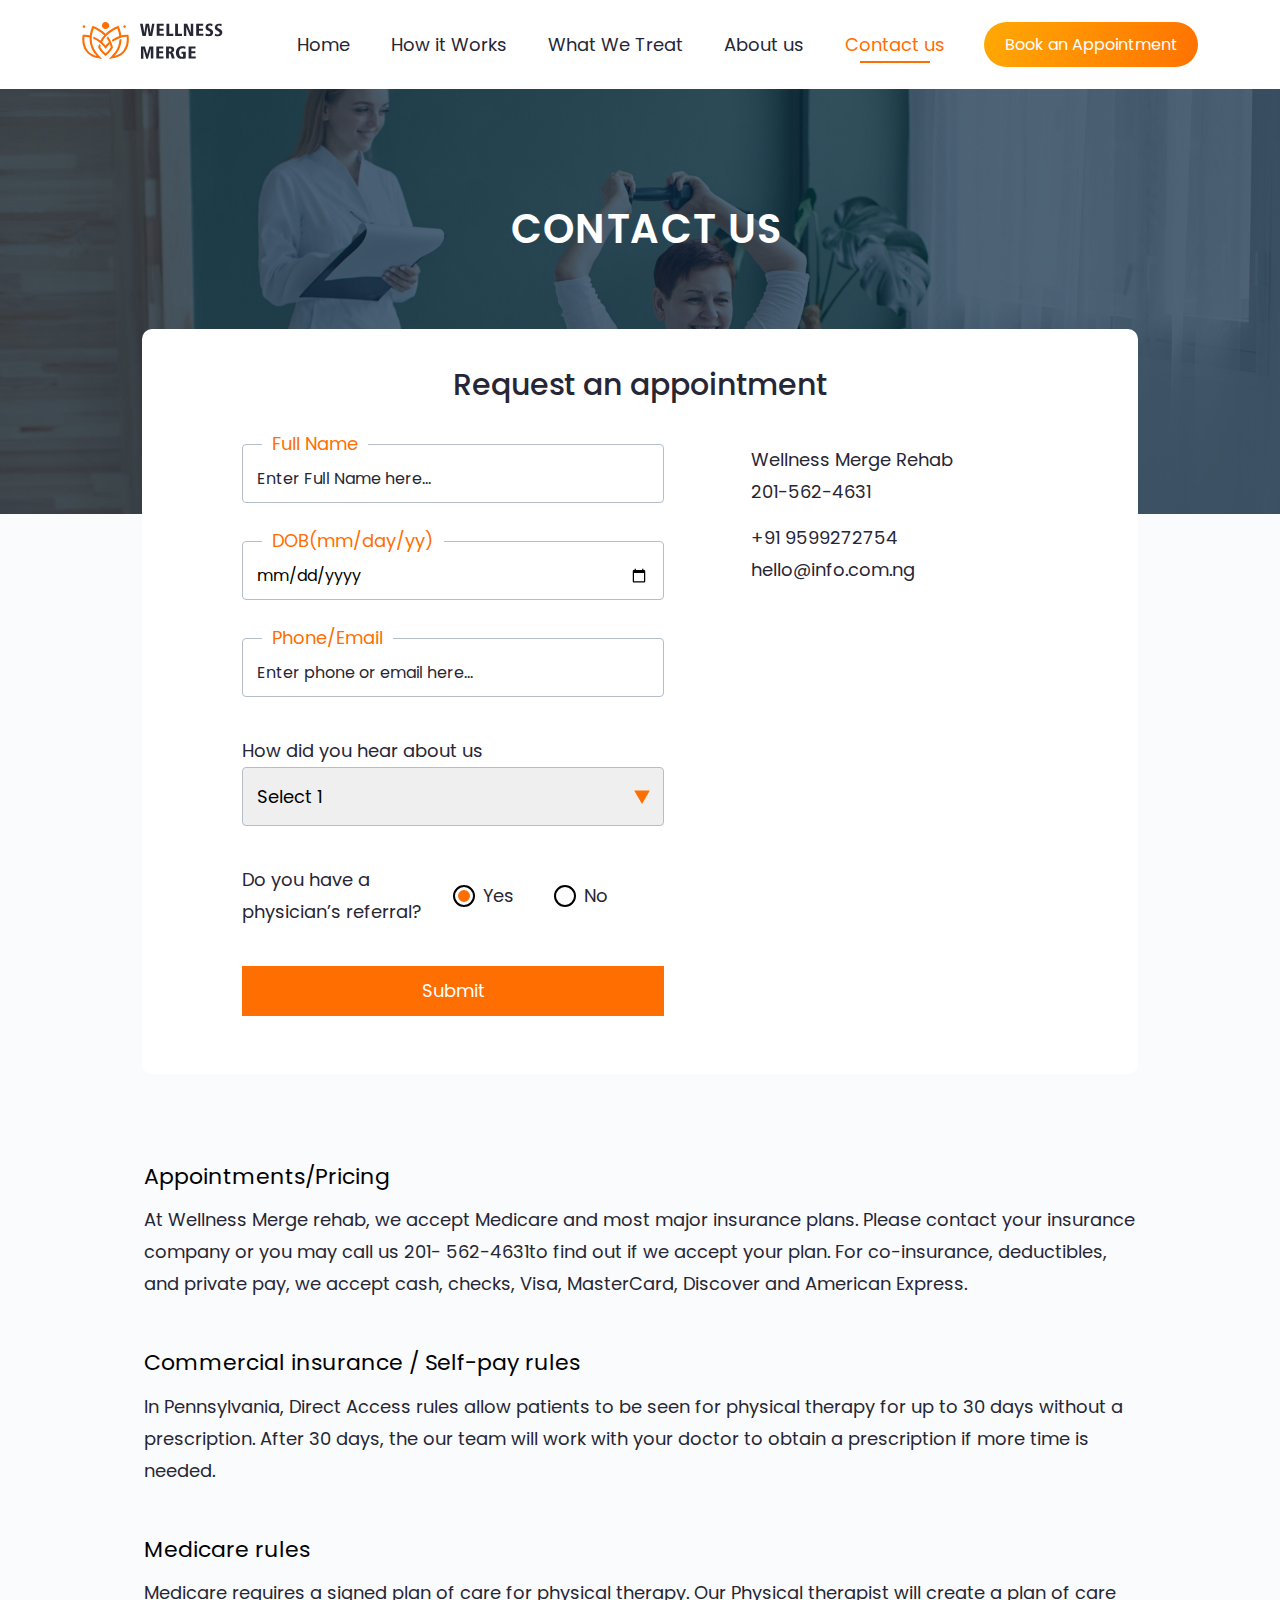
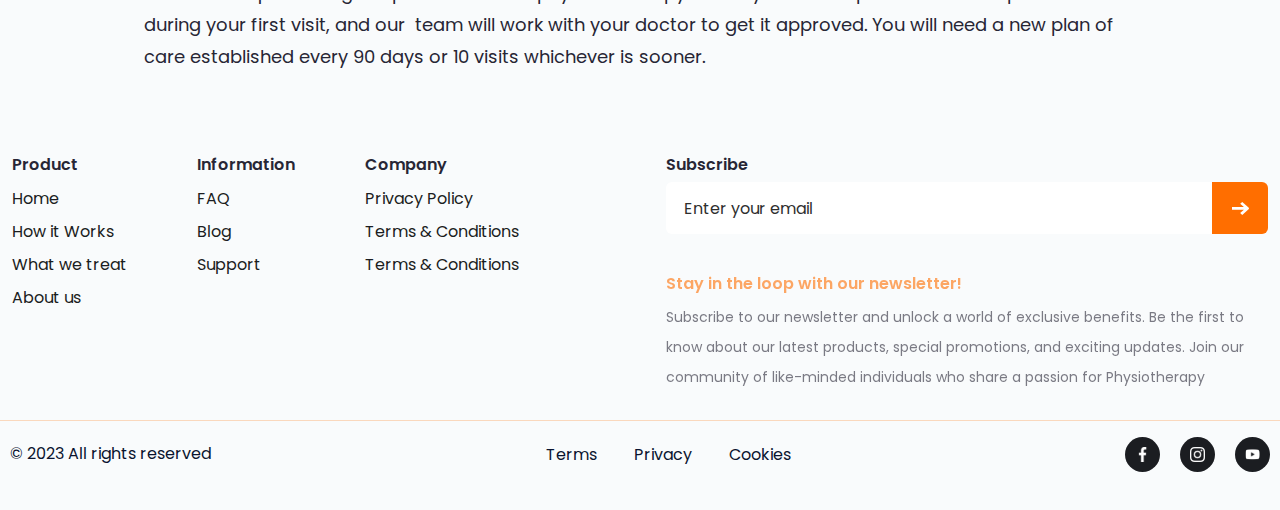
<file: contact-us.html>
<!DOCTYPE html>
<html lang="en">
  <head>
    <meta charset="UTF-8" />
    <meta name="viewport" content="width=device-width, initial-scale=1.0" />
    <title>Contact | Wellness Merge</title>
    <link
      rel="shortcut icon"
      href="./assets/images/favicon.png"
      type="image/x-icon"
    />
    <!-- BOOTSTRAP CSS -->
    <link rel="stylesheet" href="./assets/css/bootstrap.min.css" />
    <!-- CUSTOM CSS -->
    <link rel="stylesheet" href="./assets/css/style.css" />
  </head>

  <body class="contact_page">
    <div class="page">
      <header class="site-header">
        <div class="container">
          <div class="row">
            <div class="col-lg-2">
              <div class="site-branding">
                <a href="./index.html" title="Wellness Merge">
                  <img
                    src="./assets/images/logo.svg"
                    width="141"
                    height="37"
                    alt="Site Logo"
                  />
                </a>
              </div>
            </div>
            <div class="col-lg-10">
              <div class="header-menu">
                <div class="nav-overlay" style="display: none"></div>
                <button class="ham-menu for-mob-flex">
                  <span></span><span></span><span></span>
                </button>
                <nav class="site-navigation">
                  <div class="header-mobile-menu">
                    <ul>
                      <li>
                        <a href="./index.html" title="Home">Home</a>
                      </li>
                      <li>
                        <a href="./how-it-works.html" title="How it Works"
                          >How it Works</a
                        >
                      </li>
                      <li>
                        <a href="./what-we-treat.html" title="What We Treat"
                          >What We Treat</a
                        >
                      </li>
                      <li>
                        <a href="./about-us.html" title="About us">About us</a>
                      </li>
                      <li class="active-menu">
                        <a href="./contact-us.html" title="Contact us"
                          >Contact us</a
                        >
                      </li>
                    </ul>
                  </div>
                  <div class="header-cta-btn">
                    <a href="./contact-us.html" title="Book an Appointment"
                      >Book an Appointment</a
                    >
                  </div>
                </nav>
              </div>
            </div>
          </div>
        </div>
      </header>
      <!-- END OF HEADER -->

      <main class="site-main">
        <section
          class="inner-banner back-img"
          style="
            background-image: url('./assets/images/how-it-works-banner.jpeg');
          "
        >
          <div class="container">
            <div class="row">
              <div class="col-lg-12">
                <div class="banner-content white-text">
                  <h1 class="h1-title">Contact us</h1>
                </div>
              </div>
            </div>
          </div>
        </section>
        <!-- END OF MAIN BANNER -->

        <section class="request-appointment">
          <div class="container">
            <div class="row">
              <div class="col-lg-12">
                <div class="request-appointment-box">
                  <h2 class="h2-title text-center">Request an appointment</h2>
                  <div class="request-appointment-form">
                    <form action="">
                      <div class="form-box">
                        <label for="">Full Name</label>
                        <input
                          type="text"
                          placeholder="Enter Full Name here..."
                        />
                      </div>
                      <div class="form-box">
                        <label for="">DOB(mm/day/yy)</label>
                        <input
                          type="date"
                          placeholder="Enter Date of birth here... ."
                        />
                      </div>
                      <div class="form-box">
                        <label for="">Phone/Email</label>
                        <input
                          type="email"
                          placeholder="Enter phone or email here..."
                        />
                      </div>
                      <div class="form-box form_select">
                        <label for="">How did you hear about us</label>
                        <div class="form_select_wp">
                          <select name="" id="">
                            <option value="Select 1">Select 1</option>
                            <option value="Select 2">Select 2</option>
                            <option value="Select 3">Select 3</option>
                            <option value="Select 4">Select 4</option>
                          </select>
                        </div>
                      </div>
                      <div class="form-box radio-box-wp">
                        <label for=""
                          >Do you have a physician’s referral?</label
                        >
                        <div class="radio-box">
                          <div class="radio-box-option">
                            <input name="referral" type="radio" checked />
                            <label for="">Yes</label>
                          </div>
                          <div class="radio-box-option">
                            <input name="referral" type="radio" />
                            <label for="">No</label>
                          </div>
                        </div>
                      </div>
                      <div class="form-box submit-btn">
                        <button type="submit" class="sec-btn">Submit</button>
                      </div>
                    </form>
                  </div>
                  <div class="contact-options">
                    <div class="wellness-brand">
                      <p>
                        Wellness Merge Rehab
                        <a href="tel:2015624631" title="Call to 201-562-4631"
                          >201-562-4631</a
                        >
                      </p>
                    </div>
                    <div class="wellness-phone">
                      <a
                        href="tel:+91 9599272754"
                        title="Call to +91 9599272754"
                        >+91 9599272754</a
                      >
                    </div>
                    <div class="wellness-mail">
                      <a
                        href="mailto:hello@info.com.ng"
                        title="Mail to hello@info.com.ng"
                        >hello@info.com.ng</a
                      >
                    </div>
                    <div class="wellness-socials">
                      <ul>
                        <li><a href="#" title="Follow in YouTube"><i class="fab fa-youtube"></i></a></li>
                        <li><a href="#" title="Follow in Instagram"><i class="fab fa-instagram"></i></a></li>
                        <li><a href="#" title="Follow in Facebook"><i class="fab fa-facebook-f"></i></a></li>
                        <li><a href="#" title="Follow in Twitter"><i class="fab fa-twitter"></i></a></li>
                      </ul>
                    </div>
                  </div>
                </div>
              </div>
            </div>
          </div>
        </section>
        <!-- END OF REQUEST FORM -->

        <section class="request-content">
          <div class="container">
            <div class="row">
              <div class="col-lg-12">
                <h4 class="h4-title">Appointments/Pricing</h4>
                <p>At Wellness Merge rehab, we accept Medicare and most major insurance plans. Please contact your insurance company or you may call us 201- 562-4631to find out if we accept your plan. For co-insurance, deductibles, and private pay, we accept cash, checks, Visa, MasterCard, Discover and American Express.</p>
                <h4 class="h4-title">Commercial insurance / Self-pay rules</h4>
                <p>In Pennsylvania, Direct Access rules allow patients to be seen for physical therapy for up to 30 days without a prescription. After 30 days, the our team will work with your doctor to obtain a prescription if more time is needed.</p>
                <h4 class="h4-title">Medicare rules</h4>
                <p>Medicare requires a signed plan of care for physical therapy. Our Physical therapist will create a plan of care during your first visit, and our  team will work with your doctor to get it approved. You will need a new plan of care established every 90 days or 10 visits whichever is sooner.</p>
              </div>
            </div>
          </div>
        </section>
      </main>
      <!-- END OF MAIN -->
      <footer class="site-footer">
        <div class="top-footer">
          <div class="container">
            <div class="row">
              <div class="col-lg-6">
                <div class="footer-navs">
                  <div class="product-nav footer-nav">
                    <h6 class="h6-title">Product</h6>
                    <ul>
                      <li>
                        <a href="#" title="Home">Home</a>
                      </li>
                      <li>
                        <a href="#" title="How it Works">How it Works</a>
                      </li>
                      <li>
                        <a href="#" title="What we treat">What we treat</a>
                      </li>
                      <li>
                        <a href="#" title="About us">About us</a>
                      </li>
                    </ul>
                  </div>
                  <div class="information-nav footer-nav">
                    <h6 class="h6-title">Information</h6>
                    <ul>
                      <li>
                        <a href="#" title="FAQ">FAQ</a>
                      </li>
                      <li>
                        <a href="#" title="Blog">Blog</a>
                      </li>
                      <li>
                        <a href="#" title="Support">Support</a>
                      </li>
                    </ul>
                  </div>
                  <div class="company-nav footer-nav">
                    <h6 class="h6-title">Company</h6>
                    <ul>
                      <li>
                        <a href="#" title="Privacy Policy">Privacy Policy</a>
                      </li>
                      <li>
                        <a href="#" title="Terms & Conditions"
                          >Terms & Conditions</a
                        >
                      </li>
                      <li>
                        <a href="#" title="Terms & Conditions"
                          >Terms & Conditions</a
                        >
                      </li>
                    </ul>
                  </div>
                </div>
              </div>
              <div class="col-lg-6">
                <div class="footer-right">
                  <h6 class="h6-title">Subscribe</h6>
                  <div class="newsletter">
                    <form action="">
                      <div class="newsletter-box">
                        <input type="email" placeholder="Enter your email" />
                        <button type="submit">
                          <img
                            src="./assets/images/submit-arrow.svg"
                            width="17"
                            height="14"
                            alt="Submit Arrow Icon"
                          />
                        </button>
                      </div>
                    </form>
                  </div>
                  <div class="newsletter-content">
                    <h6 class="h6-title">
                      Stay in the loop with our newsletter!
                    </h6>
                    <p>
                      Subscribe to our newsletter and unlock a world of
                      exclusive benefits. Be the first to know about our latest
                      products, special promotions, and exciting updates. Join
                      our community of like-minded individuals who share a
                      passion for Physiotherapy
                    </p>
                  </div>
                </div>
              </div>
            </div>
          </div>
        </div>
        <div class="bottom-footer">
          <div class="container">
            <div class="bottom-footer-content">
              <p>© 2023 All rights reserved</p>
              <div class="footer-policies">
                <ul>
                  <li>
                    <a href="#" title="Terms">Terms</a>
                  </li>
                  <li>
                    <a href="#" title="Privacy">Privacy</a>
                  </li>
                  <li>
                    <a href="#" title="Cookies">Cookies</a>
                  </li>
                </ul>
              </div>
              <div class="footer-socials">
                <ul>
                  <li>
                    <a href="#" title="Follow on Facebook">
                      <img
                        src="./assets/images/facebook-icon.svg"
                        width="35"
                        height="35"
                        alt="Faccebook Icon"
                      />
                    </a>
                  </li>
                  <li>
                    <a href="#" title="Follow on Facebook">
                      <img
                        src="./assets/images/twitter-icon.svg"
                        width="35"
                        height="35"
                        alt="Twitter Icon"
                      />
                    </a>
                  </li>
                  <li>
                    <a href="#" title="Follow on Facebook">
                      <img
                        src="./assets/images/instagram-icon.svg"
                        width="35"
                        height="35"
                        alt="Instagram Icon"
                      />
                    </a>
                  </li>
                  <li>
                    <a href="#" title="Follow on Facebook">
                      <img
                        src="./assets/images/youtub-icon.svg"
                        width="35"
                        height="35"
                        alt="Youtub Icon"
                      />
                    </a>
                  </li>
                </ul>
              </div>
            </div>
          </div>
        </div>
      </footer>
      <!-- END OF FOOTER -->
      <script src="./assets/js/jquery.min.js"></script>
      <script src="./assets/js/bootstrap.bundle.min.js"></script>
      <script src="./assets/js/font-awesome.min.js"></script>
      <script src="./assets/js/custom.js"></script>
    </div>
  </body>
</html>
</file>
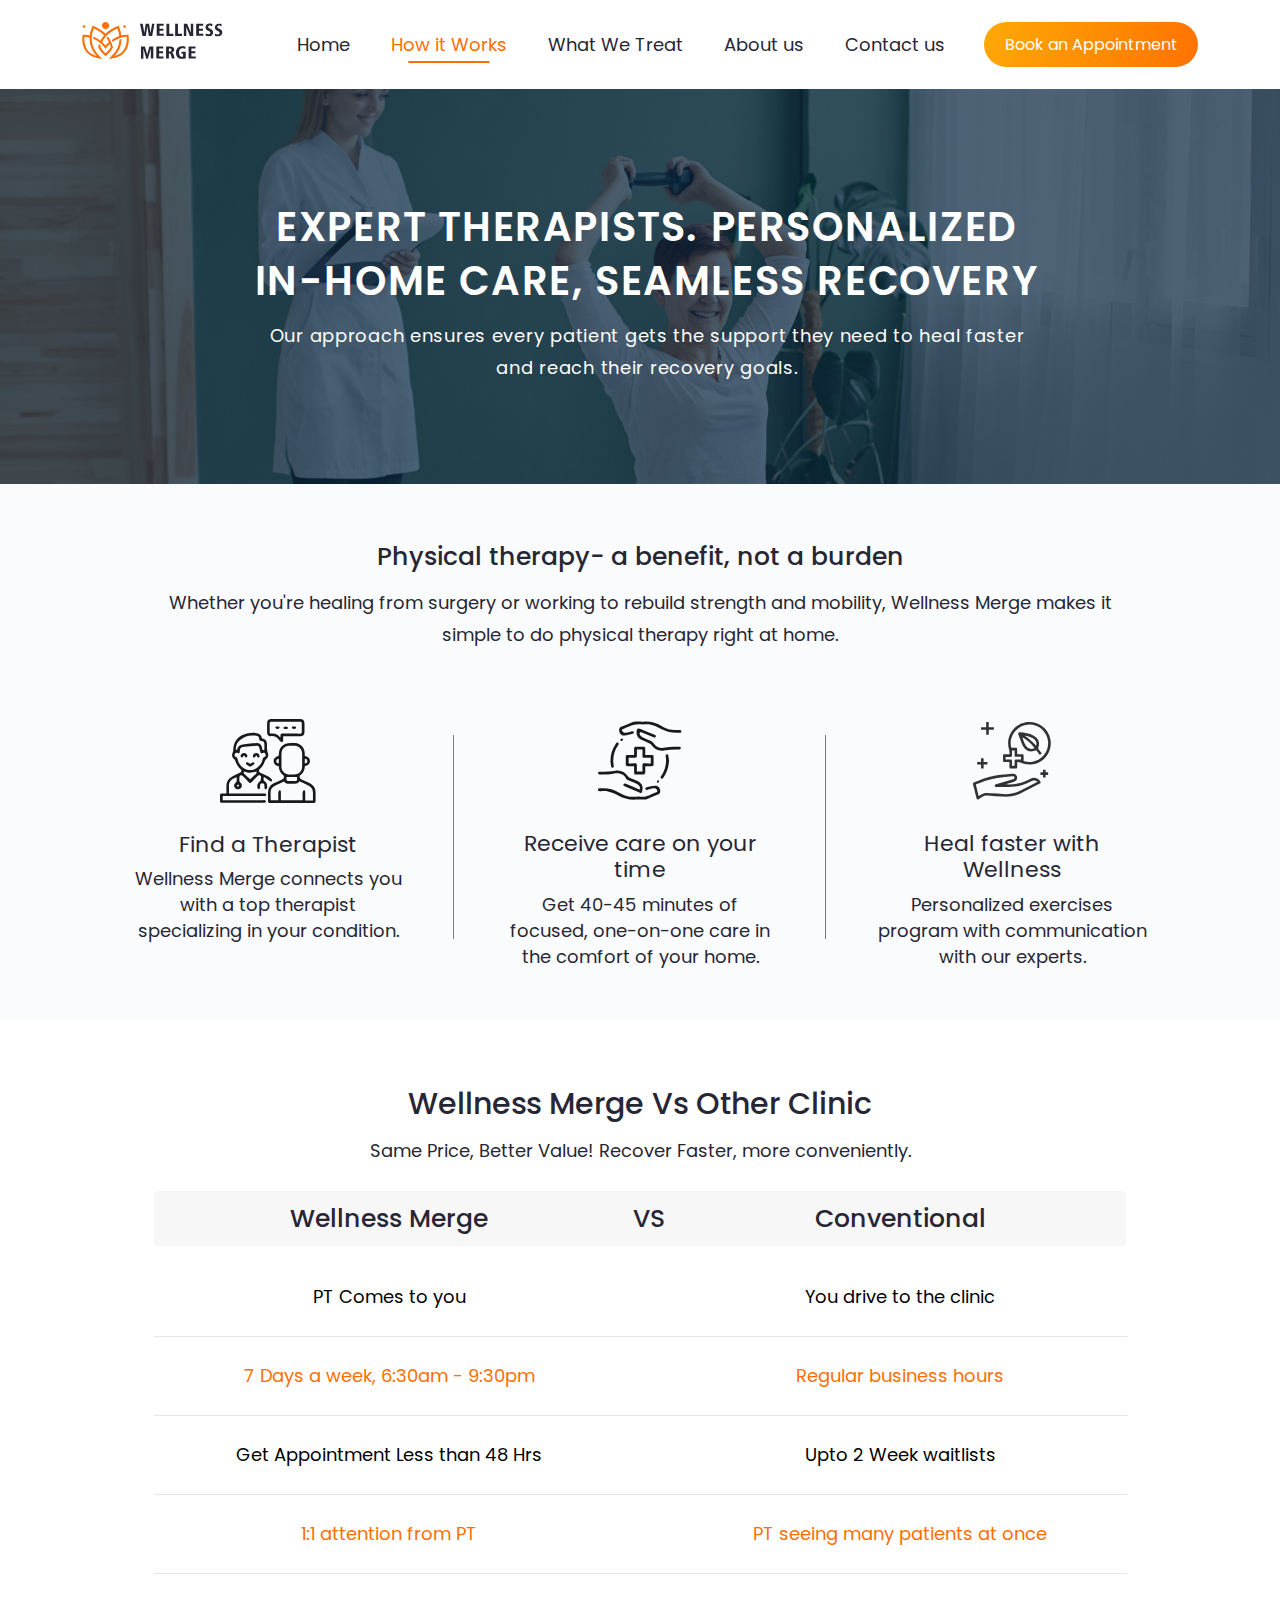
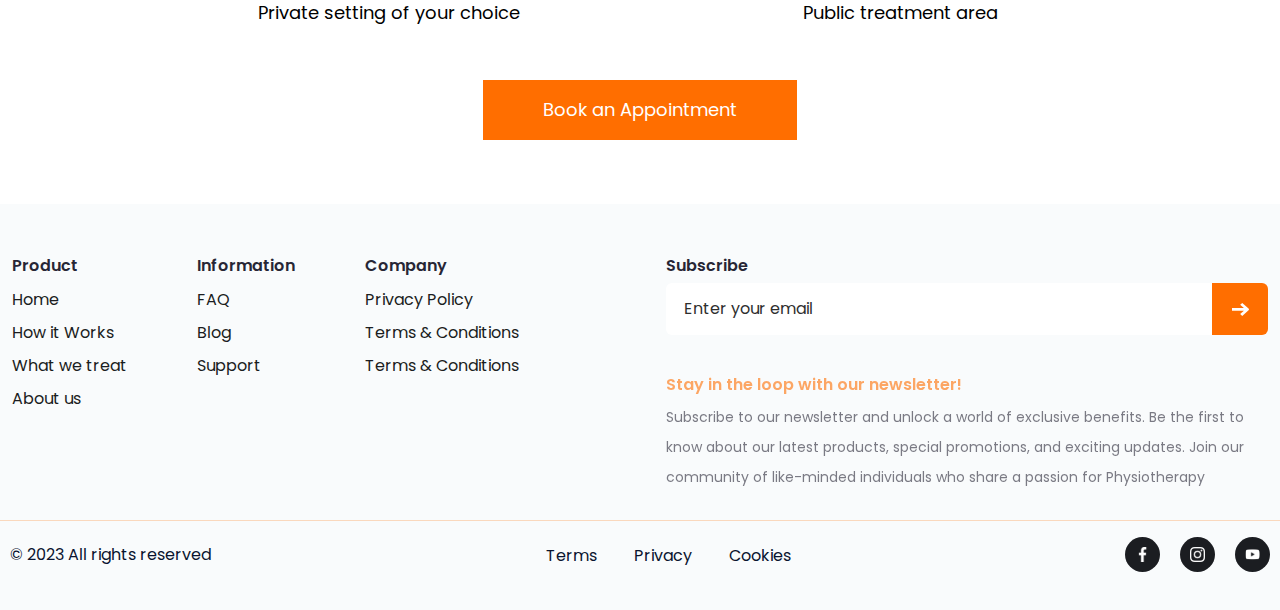
<file: how-it-works.html>
<!DOCTYPE html>
<html lang="en">

<head>
  <meta charset="UTF-8" />
  <meta name="viewport" content="width=device-width, initial-scale=1.0" />
  <title>How It Works | Wellness Merge</title>
  <link rel="shortcut icon" href="./assets/images/favicon.png" type="image/x-icon" />
  <!-- BOOTSTRAP CSS -->
  <link rel="stylesheet" href="./assets/css/bootstrap.min.css" />
  <!-- CUSTOM CSS -->
  <link rel="stylesheet" href="./assets/css/style.css" />
</head>

<body class="how_it_works_page">
  <div class="page">
    <header class="site-header">
      <div class="container">
        <div class="row">
          <div class="col-lg-2">
            <div class="site-branding">
              <a href="./index.html" title="Wellness Merge">
                <img src="./assets/images/logo.svg" width="141" height="37" alt="Site Logo" />
              </a>
            </div>
          </div>
          <div class="col-lg-10">
            <div class="header-menu">
              <div class="nav-overlay" style="display: none;"></div>
              <button class="ham-menu for-mob-flex">
                <span></span><span></span><span></span>
              </button>
              <nav class="site-navigation">
                <div class="header-mobile-menu">
                  <ul>
                    <li>
                      <a href="./index.html" title="Home">Home</a>
                    </li>
                    <li class="active-menu">
                      <a href="./how-it-works.html" title="How it Works">How it Works</a>
                    </li>
                    <li>
                      <a href="./what-we-treat.html" title="What We Treat">What We Treat</a>
                    </li>
                    <li>
                      <a href="./about-us.html" title="About us">About us</a>
                    </li>
                    <li>
                      <a href="./contact-us.html" title="Contact us">Contact us</a>
                    </li>
                  </ul>
                </div>
                <div class="header-cta-btn">
                  <a href="./contact-us.html" title="Book an Appointment">Book an Appointment</a>
                </div>
              </nav>
            </div>
          </div>
        </div>
      </div>
    </header>
    <!-- END OF HEADER -->

    <main class="site-main">
      <section class="inner-banner back-img" style="
            background-image: url('./assets/images/how-it-works-banner.jpeg');
          ">
        <div class="container">
          <div class="row">
            <div class="col-lg-12">
              <div class="banner-content white-text">
                <h1 class="h1-title">
                  Expert Therapists. Personalized In-Home Care, Seamless
                  Recovery
                </h1>
                <div class="banner-text">
                  <p>
                    Our approach ensures every patient gets the support they
                    need to heal faster and reach their recovery goals.
                  </p>
                </div>
              </div>
            </div>
          </div>
        </div>
      </section>
      <!-- END OF MAIN BANNER -->

      <section class="insurance-fee physical-therapy">
        <div class="container">
          <div class="row">
            <div class="col-lg-12">
              <div class="sec-title">
                <h3 class="h3-title fw-500 dark-color">
                  Physical therapy- a benefit, not a burden
                </h3>
                <p>
                  Whether you're healing from surgery or working to rebuild
                  strength and mobility, Wellness Merge makes it simple to do
                  physical therapy right at home.
                </p>
              </div>
              <div class="insurance-fee-box-wp">
                <div class="insurance-fee-box">
                  <img src="./assets/images/find-therapist.svg" width="96" height="85" alt="Find a Therapist icon" />
                  <h4 class="h4-title">Find a Therapist</h4>
                  <p class="insurance-fee-text">
                    Wellness Merge connects you with a top therapist specializing in your condition.
                  </p>
                </div>
                <div class="insurance-fee-box">
                  <img src="./assets/images/care-on-time.svg" width="84" height="79"
                    alt="Receive care on your time icon" />
                  <h4 class="h4-title">Receive care on your time</h4>
                  <p class="insurance-fee-text">
                    Get 40-45 minutes of focused, one-on-one care in the
                    comfort of your home.
                  </p>
                </div>
                <div class="insurance-fee-box">
                  <img src="./assets/images/heal-fast.svg" width="78" height="78"
                    alt="Heal faster with Wellness icon" />
                  <h4 class="h4-title">Heal faster with Wellness</h4>
                  <p class="insurance-fee-text">
                    Personalized exercises program with communication with our
                    experts.
                  </p>
                </div>
              </div>
            </div>
          </div>
        </div>
      </section>
      <!-- END OF PHYSICAL THERAPY -->

      <section class="other-clinic">
        <div class="container">
          <div class="row">
            <div class="col-lg-12">
              <div class="sec-title">
                <h2 class="h2-title">Wellness Merge Vs Other Clinic</h2>
                <p>
                  Same Price, Better Value! Recover Faster, more conveniently.
                </p>
              </div>
              <div class="comparison-box">
                <table>
                  <thead>
                    <tr>
                      <th>Wellness Merge</th>
                      <th>VS</th>
                      <th>Conventional</th>
                    </tr>
                  </thead>
                  <tbody>
                    <tr>
                      <td>PT Comes to you</td>
                      <td></td>
                      <td>You drive to the clinic</td>
                      <td></td>
                    </tr>
                    <tr>
                      <td>7 Days a week, 6:30am - 9:30pm</td>
                      <td></td>
                      <td>Regular business hours</td>
                      <td></td>
                    </tr>
                    <tr>
                      <td>Get Appointment Less than 48 Hrs</td>
                      <td></td>
                      <td>Upto 2 Week waitlists</td>
                      <td></td>
                    </tr>
                    <tr>
                      <td>1:1 attention from PT</td>
                      <td></td>
                      <td>PT seeing many patients at once</td>
                      <td></td>
                    </tr>
                    <tr>
                      <td>Private setting of your choice</td>
                      <td></td>
                      <td>Public treatment area</td>
                    </tr>
                  </tbody>
                </table>
                <div class="comparison-cta text-center">
                  <a href="./contact-us.html" class="comparison-cta" title="Book an Appointment">Book an Appointment</a>
                </div>
              </div>
            </div>
          </div>
        </div>
      </section>
      <!-- END OF OTHER CLINIC SECTIONS -->

      <section class="faq">

      </section>
      <!-- END OF FAQ -->
    </main>
    <!-- END OF MAIN -->
    <footer class="site-footer">
      <div class="top-footer">
        <div class="container">
          <div class="row">
            <div class="col-lg-6">
              <div class="footer-navs">
                <div class="product-nav footer-nav">
                  <h6 class="h6-title">Product</h6>
                  <ul>
                    <li>
                      <a href="#" title="Home">Home</a>
                    </li>
                    <li>
                      <a href="#" title="How it Works">How it Works</a>
                    </li>
                    <li>
                      <a href="#" title="What we treat">What we treat</a>
                    </li>
                    <li>
                      <a href="#" title="About us">About us</a>
                    </li>
                  </ul>
                </div>
                <div class="information-nav footer-nav">
                  <h6 class="h6-title">Information</h6>
                  <ul>
                    <li>
                      <a href="#" title="FAQ">FAQ</a>
                    </li>
                    <li>
                      <a href="#" title="Blog">Blog</a>
                    </li>
                    <li>
                      <a href="#" title="Support">Support</a>
                    </li>
                  </ul>
                </div>
                <div class="company-nav footer-nav">
                  <h6 class="h6-title">Company</h6>
                  <ul>
                    <li>
                      <a href="#" title="Privacy Policy">Privacy Policy</a>
                    </li>
                    <li>
                      <a href="#" title="Terms & Conditions">Terms & Conditions</a>
                    </li>
                    <li>
                      <a href="#" title="Terms & Conditions">Terms & Conditions</a>
                    </li>
                  </ul>
                </div>
              </div>
            </div>
            <div class="col-lg-6">
              <div class="footer-right">
                <h6 class="h6-title">Subscribe</h6>
                <div class="newsletter">
                  <form action="">
                    <div class="newsletter-box">
                      <input type="email" placeholder="Enter your email" />
                      <button type="submit">
                        <img src="./assets/images/submit-arrow.svg" width="17" height="14" alt="Submit Arrow Icon" />
                      </button>
                    </div>
                  </form>
                </div>
                <div class="newsletter-content">
                  <h6 class="h6-title">
                    Stay in the loop with our newsletter!
                  </h6>
                  <p>
                    Subscribe to our newsletter and unlock a world of
                    exclusive benefits. Be the first to know about our latest
                    products, special promotions, and exciting updates. Join
                    our community of like-minded individuals who share a
                    passion for Physiotherapy
                  </p>
                </div>
              </div>
            </div>
          </div>
        </div>
      </div>
      <div class="bottom-footer">
        <div class="container">
          <div class="bottom-footer-content">
            <p>© 2023 All rights reserved</p>
            <div class="footer-policies">
              <ul>
                <li>
                  <a href="#" title="Terms">Terms</a>
                </li>
                <li>
                  <a href="#" title="Privacy">Privacy</a>
                </li>
                <li>
                  <a href="#" title="Cookies">Cookies</a>
                </li>
              </ul>
            </div>
            <div class="footer-socials">
              <ul>
                <li>
                  <a href="#" title="Follow on Facebook">
                    <img src="./assets/images/facebook-icon.svg" width="35" height="35" alt="Faccebook Icon" />
                  </a>
                </li>
                <li>
                  <a href="#" title="Follow on Facebook">
                    <img src="./assets/images/twitter-icon.svg" width="35" height="35" alt="Twitter Icon" />
                  </a>
                </li>
                <li>
                  <a href="#" title="Follow on Facebook">
                    <img src="./assets/images/instagram-icon.svg" width="35" height="35" alt="Instagram Icon" />
                  </a>
                </li>
                <li>
                  <a href="#" title="Follow on Facebook">
                    <img src="./assets/images/youtub-icon.svg" width="35" height="35" alt="Youtub Icon" />
                  </a>
                </li>
              </ul>
            </div>
          </div>
        </div>
      </div>
    </footer>
    <!-- END OF FOOTER -->
    <script src="./assets/js/jquery.min.js"></script>
    <script src="./assets/js/bootstrap.bundle.min.js"></script>
    <script src="./assets/js/font-awesome.min.js"></script>
    <script src="./assets/js/custom.js"></script>
  </div>
</body>

</html>
</file>
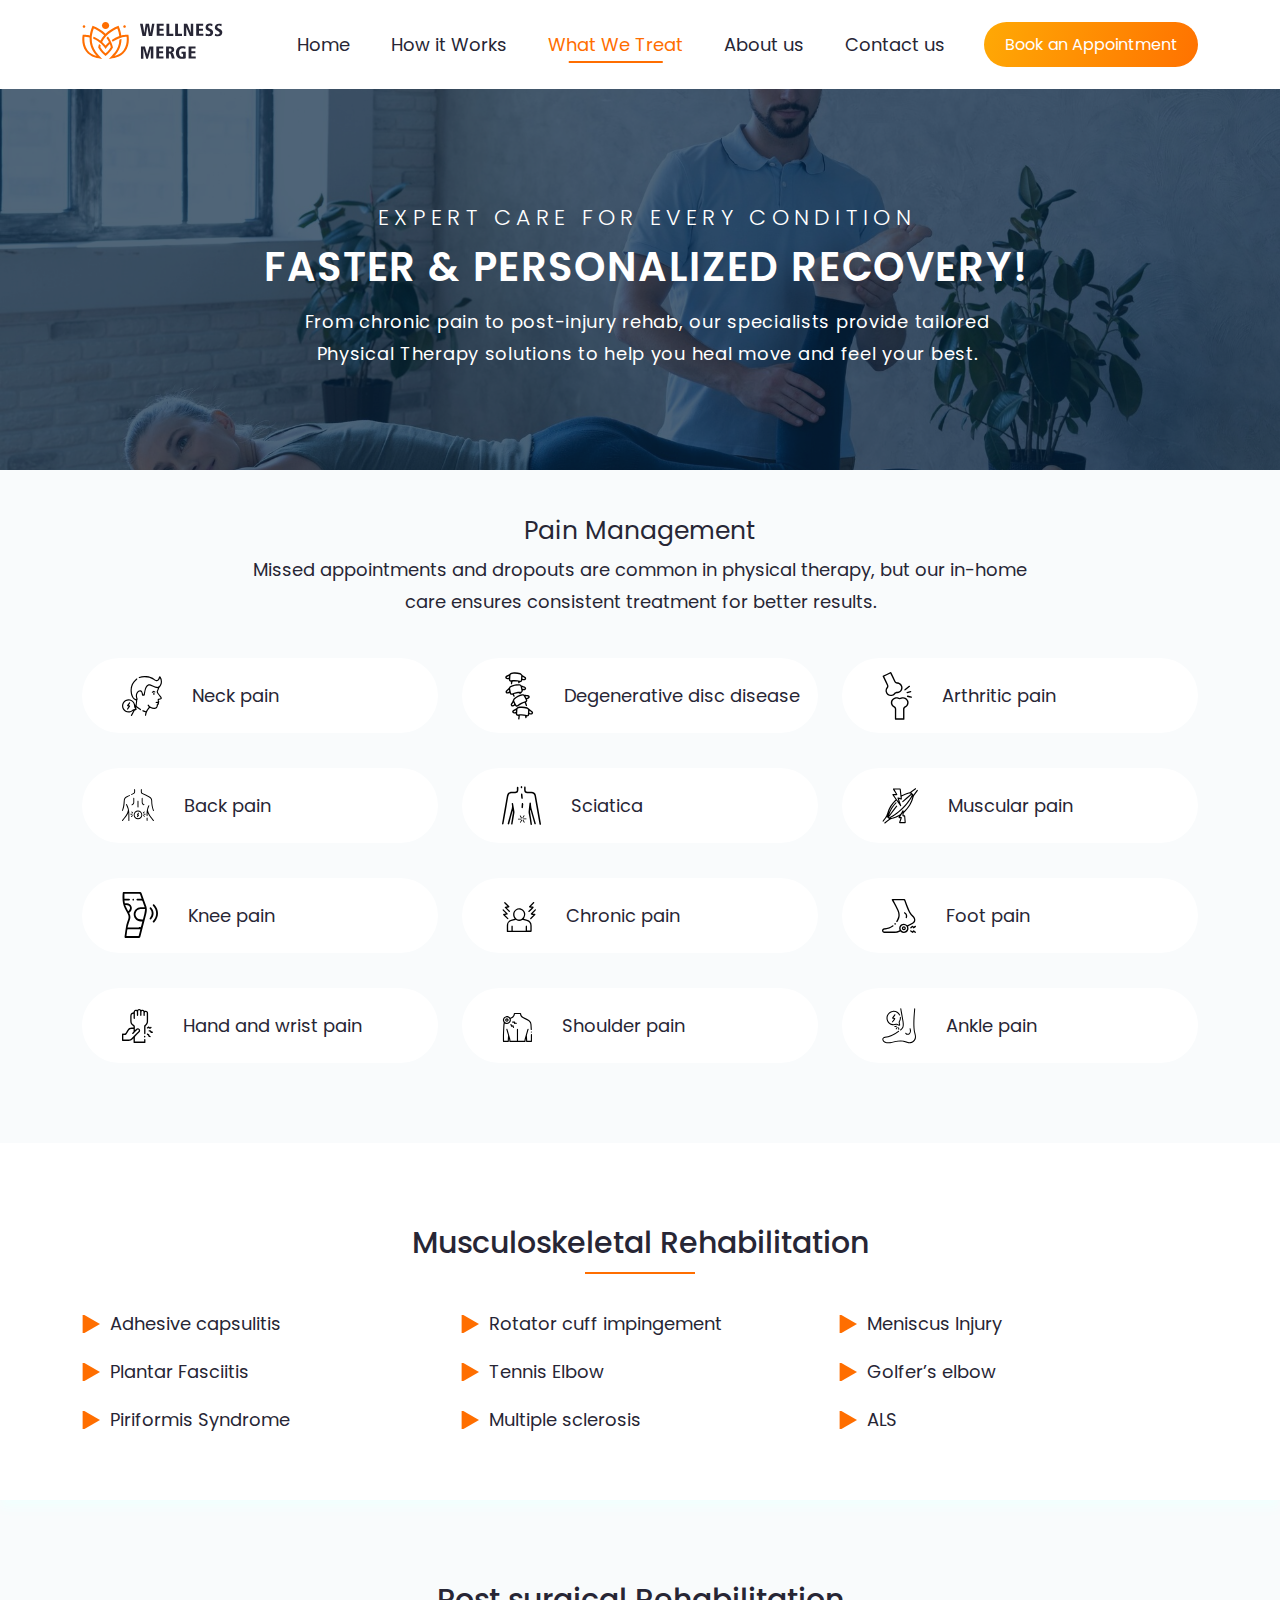
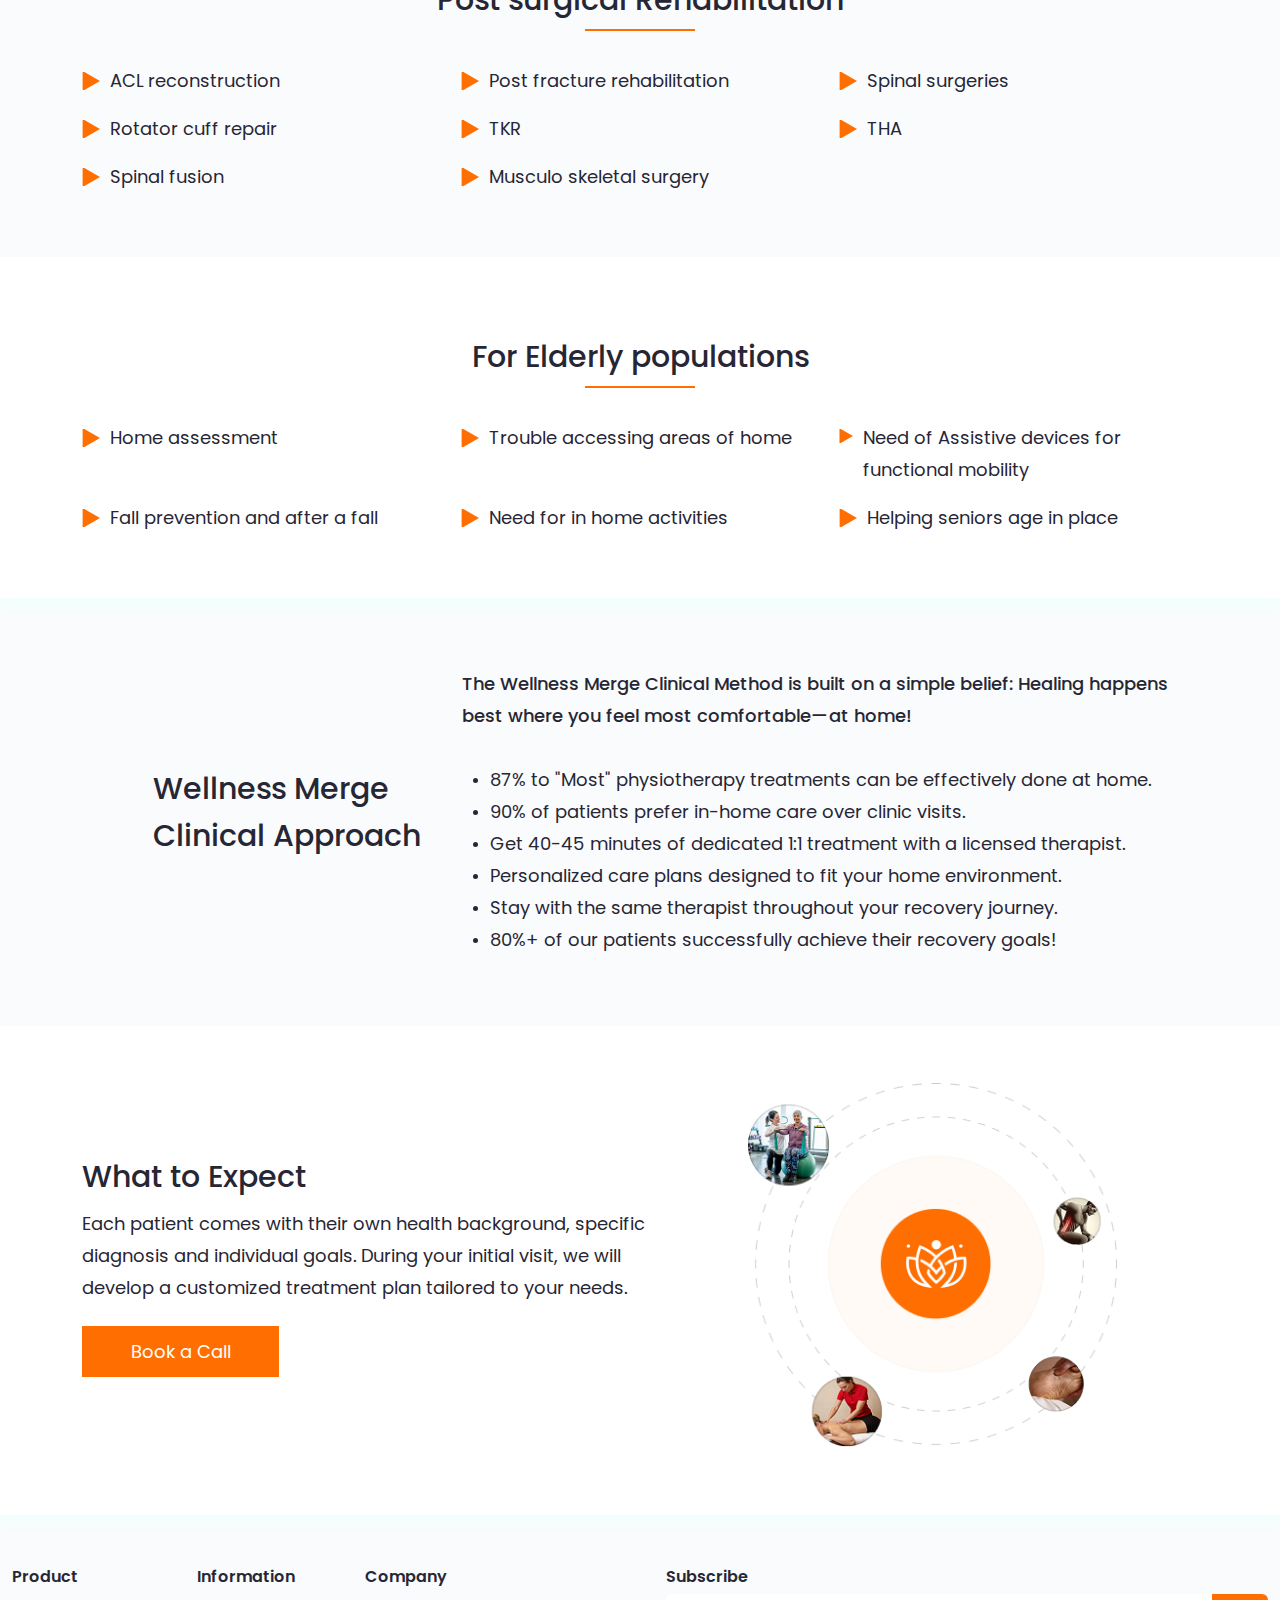
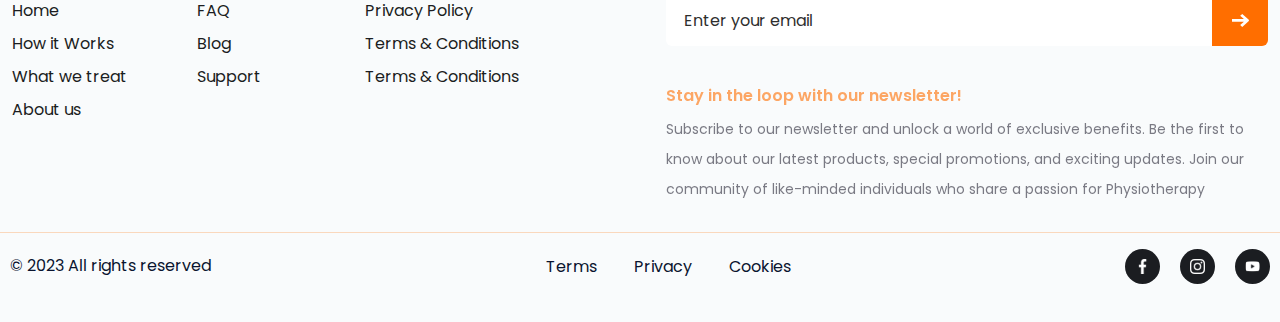
<file: what-we-treat.html>
<!DOCTYPE html>
<html lang="en">

<head>
  <meta charset="UTF-8" />
  <meta name="viewport" content="width=device-width, initial-scale=1.0" />
  <title>What We Treat | Wellness Merge</title>
  <link rel="shortcut icon" href="./assets/images/favicon.png" type="image/x-icon" />
  <!-- BOOTSTRAP CSS -->
  <link rel="stylesheet" href="./assets/css/bootstrap.min.css" />
  <!-- CUSTOM CSS -->
  <link rel="stylesheet" href="./assets/css/style.css" />
</head>

<body class="home_page">
  <div class="page">
    <header class="site-header">
      <div class="container">
        <div class="row">
          <div class="col-lg-2">
            <div class="site-branding">
              <a href="./index.html" title="Wellness Merge">
                <img src="./assets/images/logo.svg" width="141" height="37" alt="Site Logo" />
              </a>
            </div>
          </div>
          <div class="col-lg-10">
            <div class="header-menu">
              <div class="nav-overlay" style="display: none;"></div>
              <button class="ham-menu for-mob-flex">
                <span></span><span></span><span></span>
              </button>
              <nav class="site-navigation">
                <div class="header-mobile-menu">
                  <ul>
                    <li>
                      <a href="./index.html" title="Home">Home</a>
                    </li>
                    <li>
                      <a href="./how-it-works.html" title="How it Works">How it Works</a>
                    </li>
                    <li class="active-menu">
                      <a href="./what-we-treat.html" title="What We Treat">What We Treat</a>
                    </li>
                    <li>
                      <a href="./about-us.html" title="About us">About us</a>
                    </li>
                    <li>
                      <a href="./contact-us.html" title="Contact us">Contact us</a>
                    </li>
                  </ul>
                </div>
                <div class="header-cta-btn">
                  <a href="./contact-us.html" title="Book an Appointment">Book an Appointment</a>
                </div>
              </nav>
            </div>
          </div>
        </div>
      </div>
    </header>
    <!-- END OF HEADER -->

    <main class="site-main">
      <section class="inner-banner back-img" style="
            background-image: url('./assets/images/we-treat-banner.jpeg');
          ">
        <div class="container">
          <div class="row">
            <div class="col-lg-12">
              <div class="banner-content white-text">
                <p class="sub-title">Expert Care for Every Condition</p>
                <h1 class="h1-title">
                  Faster & Personalized Recovery!
                </h1>
                <div class="banner-text">
                  <p>
                    From chronic pain to post-injury rehab, our specialists provide tailored Physical Therapy solutions
                    to help you heal move and feel your best.
                  </p>
                </div>
              </div>
            </div>
          </div>
        </div>
      </section>
      <!-- END OF BANNER -->

      <section class="pain-management">
        <div class="container">
          <div class="sec-title">
            <div class="row">
              <div class="col-lg-12">
                <h3 class="h3-title">Pain Management</h3>
                <p>Missed appointments and dropouts are common in physical therapy, but our in-home care ensures
                  consistent treatment for better results.</p>
              </div>
            </div>
          </div>
          <div class="types-of-pain">
            <div class="row">
              <div class="col-lg-4 col-md-6">
                <div class="pain-management-box">
                  <span>
                    <img src="./assets/images/neck-pain.svg" width="40" height="40" alt="Neck Pain Icon">
                  </span>
                  <p>Neck pain</p>
                </div>
              </div>
              <div class="col-lg-4 col-md-6">
                <div class="pain-management-box">
                  <span>
                    <img src="./assets/images/disc-disease.svg" width="32" height="52" alt="Disc Disease Icon">
                  </span>
                  <p>Degenerative disc disease</p>
                </div>
              </div>
              <div class="col-lg-4 col-md-6">
                <div class="pain-management-box">
                  <span>
                    <img src="./assets/images/arthritic-painsvg.svg" width="30" height="49" alt="Arthritic Pain Icon">
                  </span>
                  <p>Arthritic pain</p>
                </div>
              </div>
              <div class="col-lg-4 col-md-6">
                <div class="pain-management-box">
                  <span>
                    <img src="./assets/images/back-pain.svg" width="32" height="33" alt="Back Pain Icon">
                  </span>
                  <p>Back pain</p>
                </div>
              </div>
              <div class="col-lg-4 col-md-6">
                <div class="pain-management-box">
                  <span>
                    <img src="./assets/images/sciatica.svg" width="39" height="39" alt="sciatica">
                  </span>
                  <p>Sciatica</p>
                </div>
              </div>
              <div class="col-lg-4 col-md-6">
                <div class="pain-management-box">
                  <span>
                    <img src="./assets/images/muscular-pain.svg" width="" height="" alt="Muscular Pain Icon">
                  </span>
                  <p>Muscular pain</p>
                </div>
              </div>
              <div class="col-lg-4 col-md-6">
                <div class="pain-management-box">
                  <span>
                    <img src="./assets/images/knee-pain.svg" width="36" height="36" alt="Knee Pain Icon">
                  </span>
                  <p>Knee pain</p>
                </div>
              </div>
              <div class="col-lg-4 col-md-6">
                <div class="pain-management-box">
                  <span>
                    <img src="./assets/images/chronic-pain.svg" width="34" height="30" alt="Chronic Pain Icon">
                  </span>
                  <p>Chronic pain</p>
                </div>
              </div>
              <div class="col-lg-4 col-md-6">
                <div class="pain-management-box">
                  <span>
                    <img src="./assets/images/foot-pain.svg" width="34" height="34" alt="Foot Pain Icon">
                  </span>
                  <p>Foot pain</p>
                </div>
              </div>
              <div class="col-lg-4 col-md-6">
                <div class="pain-management-box">
                  <span>
                    <img src="./assets/images/hand-wrist-pain.svg" width="31" height="34" alt="Hand Wrist Pain Icon">
                  </span>
                  <p>Hand and wrist pain</p>
                </div>
              </div>
              <div class="col-lg-4 col-md-6">
                <div class="pain-management-box">
                  <span>
                    <img src="./assets/images/shoulder-pain.svg" width="30" height="30" alt="Shoulder Pain Icon">
                  </span>
                  <p>Shoulder pain</p>
                </div>
              </div>
              <div class="col-lg-4 col-md-6">
                <div class="pain-management-box">
                  <span>
                    <img src="./assets/images/ankle-pain.svg" width="34" height="36" alt="Ankle Pain Icon">
                  </span>
                  <p>Ankle pain</p>
                </div>
              </div>
            </div>
          </div>
        </div>
      </section>
      <!-- END OF PAIN MANAGEMENT -->

      <section class="rehabilitation-section-wp">
        <div class="rehabilitation-section">
          <div class="container">
            <div class="row">
              <div class="col-lg-12">
                <h2 class="h2-title  position-relative">Musculoskeletal Rehabilitation</h2>
                <div class="rehabilitation-points">
                  <ul>
                    <li>Adhesive capsulitis</li>
                    <li>Rotator cuff impingement</li>
                    <li>Meniscus Injury</li>
                    <li>Plantar Fasciitis</li>
                    <li>Tennis Elbow</li>
                    <li>Golfer’s elbow</li>
                    <li>Piriformis Syndrome</li>
                    <li>Multiple sclerosis</li>
                    <li>ALS</li>
                  </ul>
                </div>
              </div>
            </div>
          </div>
        </div>
        <div class="rehabilitation-section">
          <div class="container">
            <div class="row">
              <div class="col-lg-12">
                <h2 class="h2-title  position-relative">Post surgical Rehabilitation</h2>
                <div class="rehabilitation-points">
                  <ul>
                    <li>ACL reconstruction</li>
                    <li>Post fracture rehabilitation</li>
                    <li>Spinal surgeries</li>
                    <li>Rotator cuff repair</li>
                    <li>TKR</li>
                    <li>THA</li>
                    <li>Spinal fusion</li>
                    <li>Musculo skeletal surgery</li>
                  </ul>
                </div>
              </div>
            </div>
          </div>
        </div>
        <div class="rehabilitation-section">
          <div class="container">
            <div class="row">
              <div class="col-lg-12">
                <h2 class="h2-title  position-relative">For Elderly populations</h2>
                <div class="rehabilitation-points">
                  <ul>
                    <li>Home assessment</li>
                    <li>Trouble accessing areas of home</li>
                    <li>Need of Assistive devices for functional mobility</li>
                    <li>Fall prevention and after a fall</li>
                    <li>Need for in home activities</li>
                    <li>Helping seniors age in place</li>
                  </ul>
                </div>
              </div>
            </div>
          </div>
        </div>
      </section>
      <!-- END OF Rehabilitation SECTION -->

      <section class="clinical-approach">
        <div class="container">
          <div class="row align-items-lg-center">
            <div class="col-lg-4">
              <h2 class="h2-title">Wellness Merge Clinical Approach</h2>
            </div>
            <div class="col-lg-8">
              <div class="clinical-approach-content">
                <p class="fw-500">The Wellness Merge Clinical Method is built on a simple belief: Healing happens best
                  where you feel most comfortable—at home!</p>
                <ul>
                  <li>87% to "Most" physiotherapy treatments can be effectively done at home.</li>
                  <li>90% of patients prefer in-home care over clinic visits.</li>
                  <li>Get 40-45 minutes of dedicated 1:1 treatment with a licensed therapist.</li>
                  <li>Personalized care plans designed to fit your home environment.</li>
                  <li>Stay with the same therapist throughout your recovery journey.</li>
                  <li>80%+ of our patients successfully achieve their recovery goals!</li>
                </ul>
              </div>
            </div>
          </div>
        </div>
      </section>
      <!-- CLINICAL APPROACH -->

      <section class="what-expect">
        <div class="container">
          <div class="row align-items-lg-center">
            <div class="col-lg-7">
              <div class="what-expect-content">
                <h2 class="h2-title">What to Expect</h2>
                <p>Each patient comes with their own health background, specific diagnosis and individual goals. During
                  your initial visit, we will develop a customized treatment plan tailored to your needs.</p>
                <a href="./contact-us.html" class="sec-btn" title="Book a Call">Book a Call</a>
              </div>

            </div>
            <div class="col-lg-5">
              <div class="what-expect-img">
                <img src="./assets/images/what-expect-image.png" width="378" height="372" alt="What to Expect">
              </div>
            </div>
          </div>
        </div>
      </section>
      <!-- WHAT TO EXPECT -->

    </main>
    <!-- END OF MAIN -->
    <footer class="site-footer">
      <div class="top-footer">
        <div class="container">
          <div class="row">
            <div class="col-lg-6">
              <div class="footer-navs">
                <div class="product-nav footer-nav">
                  <h6 class="h6-title">Product</h6>
                  <ul>
                    <li>
                      <a href="#" title="Home">Home</a>
                    </li>
                    <li>
                      <a href="#" title="How it Works">How it Works</a>
                    </li>
                    <li>
                      <a href="#" title="What we treat">What we treat</a>
                    </li>
                    <li>
                      <a href="#" title="About us">About us</a>
                    </li>
                  </ul>
                </div>
                <div class="information-nav footer-nav">
                  <h6 class="h6-title">Information</h6>
                  <ul>
                    <li>
                      <a href="#" title="FAQ">FAQ</a>
                    </li>
                    <li>
                      <a href="#" title="Blog">Blog</a>
                    </li>
                    <li>
                      <a href="#" title="Support">Support</a>
                    </li>
                  </ul>
                </div>
                <div class="company-nav footer-nav">
                  <h6 class="h6-title">Company</h6>
                  <ul>
                    <li>
                      <a href="#" title="Privacy Policy">Privacy Policy</a>
                    </li>
                    <li>
                      <a href="#" title="Terms & Conditions">Terms & Conditions</a>
                    </li>
                    <li>
                      <a href="#" title="Terms & Conditions">Terms & Conditions</a>
                    </li>
                  </ul>
                </div>
              </div>
            </div>
            <div class="col-lg-6">
              <div class="footer-right">
                <h6 class="h6-title">Subscribe</h6>
                <div class="newsletter">
                  <form action="">
                    <div class="newsletter-box">
                      <input type="email" placeholder="Enter your email" />
                      <button type="submit">
                        <img src="./assets/images/submit-arrow.svg" width="17" height="14" alt="Submit Arrow Icon" />
                      </button>
                    </div>
                  </form>
                </div>
                <div class="newsletter-content">
                  <h6 class="h6-title">
                    Stay in the loop with our newsletter!
                  </h6>
                  <p>
                    Subscribe to our newsletter and unlock a world of
                    exclusive benefits. Be the first to know about our latest
                    products, special promotions, and exciting updates. Join
                    our community of like-minded individuals who share a
                    passion for Physiotherapy
                  </p>
                </div>
              </div>
            </div>
          </div>
        </div>
      </div>
      <div class="bottom-footer">
        <div class="container">
          <div class="bottom-footer-content">
            <p>© 2023 All rights reserved</p>
            <div class="footer-policies">
              <ul>
                <li>
                  <a href="#" title="Terms">Terms</a>
                </li>
                <li>
                  <a href="#" title="Privacy">Privacy</a>
                </li>
                <li>
                  <a href="#" title="Cookies">Cookies</a>
                </li>
              </ul>
            </div>
            <div class="footer-socials">
              <ul>
                <li>
                  <a href="#" title="Follow on Facebook">
                    <img src="./assets/images/facebook-icon.svg" width="35" height="35" alt="Faccebook Icon" />
                  </a>
                </li>
                <li>
                  <a href="#" title="Follow on Facebook">
                    <img src="./assets/images/twitter-icon.svg" width="35" height="35" alt="Twitter Icon" />
                  </a>
                </li>
                <li>
                  <a href="#" title="Follow on Facebook">
                    <img src="./assets/images/instagram-icon.svg" width="35" height="35" alt="Instagram Icon" />
                  </a>
                </li>
                <li>
                  <a href="#" title="Follow on Facebook">
                    <img src="./assets/images/youtub-icon.svg" width="35" height="35" alt="Youtub Icon" />
                  </a>
                </li>
              </ul>
            </div>
          </div>
        </div>
      </div>
    </footer>
    <!-- END OF FOOTER -->
    <script src="./assets/js/jquery.min.js"></script>
    <script src="./assets/js/bootstrap.bundle.min.js"></script>
    <script src="./assets/js/font-awesome.min.js"></script>
    <script src="./assets/js/custom.js"></script>
  </div>
</body>

</html>
</file>
<file: assets/css/style.css>
@import url("https://fonts.googleapis.com/css2?family=Poppins:wght@300;400;500;600;700&display=swap");

/* ROOT CSS START */
:root {
  --primary-color: #ff6e00;
  --secondary-color: ;
  --white-color: #ffffff;
  --black-color: #000000;
  --dark-color: #272635;
  --dark-shade-1: #031432;
  --dark-shade-2: #1b1d21;
  --dark-shade-3: #0a142f;
  --light-shade: #f9fbfc;
  --header: 90px;
  --title-font: "Poppins";
  --body-font: "Poppins";
  --gutter: 20px;
}

/* ROOT CSS END */
/* COMMON CSS START */

*,
:before,
::after {
  margin: 0;
  padding: 0;
  box-sizing: border-box;
}

html,
body {
  overflow-x: hidden !important;
}

body {
  font-size: 18px;
  line-height: 32px;
  background-color: var(--light-shade);
  color: var(--dark-color);
  font-family: var(--body-font);
}

p:last-child {
  margin: 0;
}

img {
  max-width: 100%;
  height: auto;
}

.back-img {
  height: 100%;
  width: 100%;
  background-size: cover;
  background-position: center;
  background-repeat: no-repeat;
}

a {
  transition: 0.3s;
  text-decoration: unset;
}

ul {
  margin: 0;
  padding: 0;
  list-style: none;
}

ol {
  list-style: decimal;
  padding: 0;
  margin: 0 0 0 20px;
}

.for-des {
  display: block;
}

.for-des-flex {
  display: flex;
}

.for-mob,
.for-mob-flex {
  display: none;
}

.sec-wp {
  position: relative;
  z-index: 4;
}

.container {
  padding: 0 calc(var(--gutter) * 0.5);
}

.row {
  margin: 0 calc(var(--gutter) * -0.5);
}

.fw-500 {
  font-weight: 500 !important;
}

.dark-color {
  color: var(--dark-color) !important;
}

.sec-btn {
  display: inline-flex;
  align-items: center;
  justify-content: center;
  padding: 4px 12px;
  border: 0;
  outline: none;
  background-color: var(--primary-color);
  color: var(--white-color);
  cursor: pointer;
  transition: 0.3s;
}

.sec-btn:hover {
  background-color: var(--dark-color);
  color: var(--white-color);
}

/* common css responsive css start */
@media (min-width: 992px) {
  .site-footer .container {
    margin: auto;
    max-width: 1324px;
  }
}

@media (max-width: 991px) {
  .for-mob {
    display: block;
  }

  .for-mob-flex {
    display: flex;
  }

  .for-des,
  .for-des-flex {
    display: none;
  }
}

/* common css responsive css end */
/* COMMON CSS END */

/* TYPOGRAPHY CSS START */
h1,
h2,
h3,
h4,
h5,
h6 {
  font-family: var(--title-font);
}

.h1-title {
  font-size: 40px;
  line-height: 54px;
  font-weight: 600;
  margin-bottom: 12px;
  letter-spacing: 0.04em;
  text-transform: uppercase;
}

.h2-title {
  font-size: 30px;
  line-height: 47px;
  font-weight: 500;
}

.h3-title {
  font-size: 25px;
  /* line-height: ; */
  font-weight: 400;
}

.h4-title {
  font-size: 22px;
  /* line-height: ; */
  font-weight: 400;
}

.h5-title {
  font-size: 20px;
  line-height: 25px;
  font-weight: 500;
}

.h6-title {
  font-size: 16px;
  /* line-height: ; */
  font-weight: 600;
}

.white-text h1,
.white-text h2,
.white-text h3,
.white-text h4,
.white-text h5,
.white-text h6,
.white-text p {
  color: var(--white-color);
}

/* TYPOGRAPHY CSS END */

/* HEADER CSS START */

.site-header {
  position: fixed;
  width: 100%;
  inset: 0 0 auto 0;
  padding: 22px 0;
  background-color: var(--white-color);
  z-index: 99;
  transition: 0.3s;
}

.site-header.sticky-header {
  padding: 18px 0;
  box-shadow: 0 0 12px rgba(0 0 0 / 6%);
}

.header-mobile-menu ul {
  display: flex;
  align-items: center;
  gap: 41px;
}

.header-mobile-menu ul li a {
  position: relative;
  color: var(--dark-color);
}

.header-mobile-menu ul li a:before {
  content: "";
  position: absolute;
  bottom: -6px;
  left: 50%;
  transform: translate(-50%, 0);
  width: 0;
  height: 2px;
  background-color: var(--primary-color);
  opacity: 0;
  visibility: hidden;
  transition: 0.3s;
}

.header-mobile-menu ul li.active-menu a,
.header-mobile-menu ul li a:hover {
  color: var(--primary-color);
}

.header-mobile-menu ul li.active-menu a:before,
.header-mobile-menu ul li a:hover:before {
  width: 70%;
  opacity: 1;
  visibility: visible;
}

.header-cta-btn a {
  position: relative;
  display: inline-flex;
  align-items: center;
  justify-content: center;
  min-width: 214px;
  height: 45px;
  overflow: hidden;
  border-radius: 45px;
  outline: 1px solid transparent;
  color: var(--white-color);
  font-size: 16px;
  line-height: 24px;
  transition: 0.3s;
}

.header-cta-btn a:hover {
  outline-color: var(--primary-color);
  color: var(--primary-color);
}

.header-cta-btn a:before {
  content: "";
  position: absolute;
  width: 100%;
  height: 100%;
  overflow: hidden;
  background: linear-gradient(106.67deg, #ffc107 -43.47%, #ff6e00 106.87%);
  z-index: -1;
  transition: 0.3s;
}

.header-cta-btn a:hover:before {
  /* opacity: 0; */
  background: #fff;
}

nav.site-navigation {
  display: flex;
  align-items: center;
  justify-content: flex-end;
  gap: 39px;
}

/* header responsive  css start*/
@media (min-width: 1400px) {
  .container {
    max-width: 1220px;
  }
}

/* header responsive  css end*/
/* HEADER CSS END */

/* BANNER CSS START */
.main-banner {
  position: relative;
}

.main-banner .sec-wp {
  display: flex;
  align-items: center;
  min-height: 790px;
  padding: 150px 0 0 0;
}

.main-banner:before {
  content: "";
  position: absolute;
  width: 100%;
  height: 100%;
  background: linear-gradient(117.79deg,
      rgba(10, 85, 122, 0) -7.95%,
      rgba(0, 42, 82, 0.8) 52.82%);
  transform: scale(-1, 1);
  pointer-events: none;
}

.sub-title {
  font-weight: 300;
  font-size: 22px;
  line-height: 36px;
  text-transform: uppercase;
  letter-spacing: 0.24em;
  margin-bottom: 4px;
}

.banner-text p {
  letter-spacing: 0.04em;
}

.banner-content.white-text {
  max-width: 700px;
  position: relative;
  margin-left: 14px;
}

.banner-text {
  max-width: 576px;
}

.banner-cta a {
  position: relative;
  display: inline-flex;
  align-items: center;
  justify-content: center;
  gap: 12px;
  padding: 0 6px 0 20px;
  height: 55px;
  overflow: hidden;
  border-radius: 45px;
  background-color: var(--white-color);
  color: var(--primary-color);
  font-size: 18px;
  line-height: 27px;
  transition: 0.3s;
}

.banner-cta a span {
  position: relative;
  display: inline-flex;
  align-items: center;
  justify-content: center;
  flex-shrink: 0;
  width: 40px;
  aspect-ratio: 1/1;
  overflow: hidden;
  border-radius: 50%;
  background-color: var(--primary-color);
  transition: 0.3s;
}

.banner-cta a span:before {
  content: "";
  display: inline-flex;
  width: 17px;
  height: 14px;
  background-image: url("../images/arrow_right_line.svg");
  background-size: contain;
  background-position: center;
  background-repeat: no-repeat;
  transition: 0.3s;
}

.banner-cta {
  margin-top: 30px;
}

.banner-cta a:hover {
  color: var(--white-color);
  background-color: var(--primary-color);
  gap: 18px;
}

.banner-cta a:hover span {
  background-color: var(--white-color);
}

.banner-cta a:hover span:before {
  filter: brightness(0);
}

.banner-content .banner-shape {
  position: absolute;
}

.banner-content .banner-shape.dots-shape {
  top: -106px;
  left: 96px;
  opacity: 0.5;
}

.banner-content .banner-shape.plus-shape {
  left: 430px;
  bottom: 0;
}

.bottom-banner {
  padding: 52px 0 32px;
  background: linear-gradient(101.27deg, #062747 31.61%, #041a2f 157.04%);
}

.bottom-banner-icon span {
  display: inline-flex;
  align-items: center;
  justify-content: center;
  width: 60px;
  height: 58px;
  overflow: hidden;
  border-radius: 10px;
  background-color: rgb(255 255 255 / 10%);
}

.bottom-banner-icon span img {
  position: relative;
  z-index: 1;
}

.bottom-banner-box {
  position: relative;
  display: flex;
  gap: 19px;
}

.bottom-banner-content p {
  font-size: 14px;
  line-height: 19px;
  letter-spacing: 0.04em;
  margin: 0;
}

.bottom-banner-wp {
  display: grid;
  grid-template-columns: repeat(3, 1fr);
  gap: 20px;
}

.about-us {
  padding: 58px 0 105px;
}

.about-us-img {
  position: relative;
  max-width: 536px;
  height: 415px;
}

.about-us-img .back-img {
  overflow: hidden;
  border-radius: 10px;
}

.quality-quantity {
  position: absolute;
  bottom: -20px;
  right: -15px;
  display: flex;
  align-items: center;
  gap: 16px;
  padding: 16px 29px 24px 20px;
  background-color: var(--white-color);
  border-radius: 8px;
  overflow: hidden;
  box-shadow: 0px 5px 10px 0px #0000001a;
}

.quality-quantity span {
  flex-shrink: 0;
  width: 40px;
  aspect-ratio: 1/1;
  display: inline-flex;
  align-items: center;
  justify-content: center;
  overflow: hidden;
  border-radius: 50%;
  background-color: var(--primary-color);
}

.quality-quantity p {
  font-size: 16px;
  line-height: 24px;
  font-weight: 500;
  margin: 0;
}

.quality-quantity>div {
  display: flex;
  flex-direction: column;
}

.about-us-content a {
  display: inline-flex;
  font-size: 22px;
  line-height: 33px;
  text-decoration: underline;
  color: var(--primary-color);
}

.about-us-content a:hover {
  color: #002a52;
}

.about-us-content {
  margin: 44px 0 0 -4px;
}

.about-us-content p {
  max-width: 513px;
  margin: 14px 0 22px;
}

.insurance-fee {
  background-color: var(--white-color);
  padding: 58px 0 103px;
}

.insurance-fee .sec-title {
  text-align: center;
  max-width: 963px;
  margin: auto;
}

.insurance-fee .h3-title {
  color: var(--primary-color);
}

.insurance-fee-box-wp {
  display: grid;
  grid-template-columns: repeat(3, 1fr);
  margin: 68px 0 0 0;
}

.insurance-fee-box {
  text-align: center;
  position: relative;
  padding: 0 34px;
}

.insurance-fee-box .price {
  color: var(--primary-color);
  margin-bottom: 8px;
}

.insurance-fee-box .h4-title {
  margin-top: 28px;
}

.insurance-fee-box img {
  min-height: 84px;
}

.insurance-fee-text {
  line-height: 26px;
  margin: auto;
}

/* banner responsive css start */
/* banner responsive css end */
/* BANNER CSS END */

/*FOOTER CSS START*/
.top-footer {
  padding: 52px 0 28px;
}

.footer-navs {
  display: flex;
}

.footer-navs ul li a {
  font-size: 16px;
  color: var(--dark-shade-2);
  white-space: nowrap;
}

.footer-navs ul li a:hover {
  color: var(--primary-color);
}

.product-nav {
  margin-right: 106px;
}

.information-nav {
  margin-right: 127px;
}

.footer-right {
  max-width: 602px;
  margin-left: auto;
}

.newsletter-box {
  height: 52px;
  display: flex;
  align-items: center;
  width: 100%;
  overflow: hidden;
  border-radius: 6px;
}

.newsletter-box input {
  width: 100%;
  height: 100%;
  flex: 1;
  font-size: 16px;
  line-height: 1;
  background-color: var(--white-color);
  color: var(--black-color);
  outline: none;
  border: 0;
  margin: 0;
  padding: 0 18px;
}

.newsletter-box input::placeholder {
  color: #2e2e2e;
}

.newsletter-box button {
  display: inline-flex;
  align-items: center;
  justify-content: center;
  width: 56px;
  height: 100%;
  outline: none;
  border-radius: 0;
  border: 0;
  background-color: var(--primary-color);
  transition: 0.3s;
}

.newsletter-box button:hover,
.newsletter-box button:focus {
  background-color: var(--dark-color);
}

.newsletter-content p {
  font-size: 14px;
  line-height: 30px;
}

.newsletter-content {
  margin-top: 40px;
  opacity: 0.6;
}

.newsletter-content .h6-title {
  color: var(--primary-color);
}

.bottom-footer {
  border-top: 1px solid rgb(255 110 0 / 25%);
  padding-block: 16px 38px;
}

.bottom-footer-content {
  display: flex;
  align-items: center;
  justify-content: space-between;
}

.bottom-footer-content p,
.footer-policies ul li a {
  font-size: 16px;
  line-height: 1;
  margin: 0;
  color: var(--dark-shade-3);
}

.footer-policies ul li a:hover {
  color: var(--primary-color);
}

.footer-policies ul,
.footer-socials ul {
  display: flex;
  align-items: center;
  gap: 37px;
}

.footer-socials ul {
  gap: 20px;
}

.footer-socials ul li:nth-child(2) {
  display: none;
}

.footer-socials ul li,
.footer-socials ul li a {
  display: inline-flex;
  align-items: center;
  justify-content: center;
}

.footer-socials ul li a:hover {
  opacity: 0.625;
}

/* FOOTER CSS END  */
/* HOME PAGE RESPONSIVE CSS START */

@media (min-width: 992px) {
  .insurance-fee .sec-title .h3-title {
    margin-bottom: 15px;
  }

  .bottom-banner-wp .bottom-banner-box:not(:last-child):after {
    content: "";
    position: absolute;
    right: 0;
    top: -10px;
    width: 1px;
    height: 74px;
    background-color: rgb(255 255 255 / 50%);
  }

  .insurance-fee-box-wp .insurance-fee-box:not(:last-child):before {
    content: "";
    position: absolute;
    right: 0;
    top: 30px;
    width: 1px;
    height: 204px;
    background-color: #7c7c7c;
  }
}

@media (min-width: 1200px) {
  .main-banner .h1-title {
    font-size: 50px;
    line-height: 64px;
    margin-bottom: 20px;
  }
}

@media (min-width: 1400px) {
  .top-footer .container {
    max-width: 1314px;
  }

  .bottom-banner-wp .bottom-banner-box:nth-child(1) {
    padding: 0 38px 0 26px;
  }

  .bottom-banner-wp .bottom-banner-box:nth-child(2) {
    padding: 0 22px 0 20px;
  }

  .bottom-banner-wp .bottom-banner-box:nth-child(3) {
    padding: 0 16px 0 22px;
  }
}

@media (max-width: 1399px) {
  .main-banner .sec-wp {
    min-height: 650px;
  }

  .banner-content .banner-shape.dots-shape {
    top: -70px;
    left: 60px;
  }

  .bottom-banner-wp {
    gap: 0;
    --space: 40px;
    margin: 0 calc(var(--space) * -1);
  }

  .bottom-banner-box {
    padding: 0 var(--space);
    gap: 14px;
  }

  .bottom-banner-wp .bottom-banner-box:not(:last-child):after {
    top: 0;
    height: 80%;
  }

  .bottom-banner {
    padding: 46px 0 32px;
  }

  .information-nav,
  .product-nav {
    margin-right: 70px;
  }
}

@media (max-width: 1199px) {
  .header-mobile-menu ul {
    gap: 22px;
  }

  nav.site-navigation {
    gap: 30px;
  }

  .header-mobile-menu ul li a {
    font-size: 16px;
  }

  .header-cta-btn a {
    min-width: 205px;
  }

  .bottom-banner-box {
    flex-direction: column;
  }

  .about-us-content {
    margin: 40px 0 0 20px;
  }

  .insurance-fee-box {
    padding: 0 22px;
  }

  .insurance-fee-text {
    font-size: 16px;
  }

  .information-nav,
  .product-nav {
    margin-right: 34px;
  }
}

@media (max-width: 991px) {
  body {
    font-size: 16px;
    line-height: 1.6;
  }

  .h2-title {
    font-size: 28px;
    line-height: 1.5;
  }

  .site-header .container,
  .site-header .container .row {
    max-width: 100%;
    margin: 0;
    padding: 0;
  }

  .site-header .col-lg-2 {
    max-width: unset;
    width: 132px;
    position: absolute;
    top: 50%;
    transform: translate(0, -50%);
    left: 15px;
    margin: 0;
    padding: 0;
  }

  .ham-menu {
    position: absolute;
    top: 50%;
    right: 15px;
    transform: translate(0, -50%);
    flex-direction: column;
    align-items: center;
    justify-content: space-between;
    width: 30px;
    height: 21px;
    outline: none;
    border: 0;
    background: transparent;
    z-index: 99;
  }

  .ham-menu span {
    --offset: 9px;
    top: 0;
    position: relative;
    display: block;
    width: 100%;
    height: 3px;
    background-color: var(--primary-color);
    transition: 0.4s;
  }

  nav.site-navigation {
    display: block;
    position: fixed;
    width: 350px;
    height: 100vh;
    top: 0;
    right: 0;
    transform: translate(100%, 0);
    background: linear-gradient(117.79deg,
        rgba(10, 85, 122, 1) -7.95%,
        rgba(0, 42, 82, 1) 52.82%);
    padding: 11vh 0 0 4vh;
    z-index: 98;
    transition: 0.3s;
  }

  .toggle-menu nav.site-navigation {
    transform: translate(0, 0);
  }

  .toggle-menu .ham-menu span:first-child {
    transform: rotate(45deg);
    top: var(--offset);
  }

  .toggle-menu .ham-menu span:nth-child(2) {
    opacity: 0;
  }

  .toggle-menu .ham-menu span:last-child {
    top: calc(var(--offset) * -1);
    transform: rotate(-45deg);
  }

  .header-mobile-menu ul {
    flex-direction: column;
    text-align: left;
    align-items: flex-start;
    gap: 12px;
  }

  .header-mobile-menu ul li a:before {
    left: 0;
    transform: unset;
  }

  .header-cta-btn {
    margin-top: 40px;
  }

  .header-cta-btn a:hover {
    outline-color: var(--white-color);
    color: var(--dark-color);
  }

  .site-header {
    padding: 0;
    height: 66px;
  }

  .header-mobile-menu ul li a {
    color: var(--white-color);
  }

  .nav-overlay {
    position: fixed;
    inset: 0;
    width: 100vw;
    height: 100vh;
    background-color: var(--dark-color);
    opacity: 0.7;
  }

  .banner-content.white-text {
    margin: 0;
  }

  .main-banner {
    background-position: right;
  }

  .sub-title {
    font-size: 20px;
    line-height: 30px;
  }

  .main-banner .sec-wp {
    min-height: 575px;
    padding: 120px 0 0 0;
  }

  .main-banner:before {
    background: linear-gradient(120deg,
        rgba(10, 85, 122, 0.875) -50%,
        rgba(0, 42, 82, 1) 50%);
    opacity: 0.875;
  }

  .banner-content .banner-shape.plus-shape {
    left: 280px;
    bottom: -20px;
  }

  .banner-content .banner-shape.dots-shape {
    top: -60px;
    left: 30px;
  }

  .bottom-banner-wp {
    --space: 26px;
    grid-template-columns: unset;
  }

  .bottom-banner-box {
    text-align: center;
    max-width: 380px;
    margin: auto;
    padding: 0;
  }

  .bottom-banner-box:not(:last-child) {
    padding: 0 0 var(--space) 0;
    margin-bottom: var(--space);
    border-bottom: 1px solid rgb(255 255 255 / 25%);
  }

  .bottom-banner-content p {
    line-height: 1.6;
  }

  .bottom-banner {
    padding: 50px 0;
    background: linear-gradient(50deg, #062747 30%, #041a2f 100%);
  }

  .about-us-content {
    margin: 50px 0 0 0;
  }

  .about-us-content p {
    max-width: 100%;
    margin: 4px 0 18px;
  }

  .about-us {
    padding: 50px 0;
  }

  .quality-quantity {
    padding: 16px 22px;
    bottom: -18px;
    right: -18px;
  }

  .about-us-img {
    max-width: 500px;
    aspect-ratio: 1/0.77425373;
    height: auto;
  }

  .about-us-content a {
    font-size: 20px;
    line-height: 1.4;
  }

  .insurance-fee-box-wp {
    grid-template-columns: unset;
    margin: 48px 0 0 0;
  }

  .insurance-fee-box {
    padding: 0;
    max-width: 300px;
    margin-inline: auto;
  }

  .insurance-fee-box:not(:last-child) {
    border-bottom: 1px solid rgb(119 119 119 / 25%);
    margin-bottom: 26px;
    padding-bottom: 26px;
  }

  .insurance-fee {
    padding: 58px 0;
  }

  .insurance-fee-box img {
    min-height: auto;
    height: 64px;
  }

  .footer-navs {
    justify-content: flex-start;
    gap: 60px;
    /* max-width: 476px; */
  }

  .newsletter-content {
    margin-top: 26px;
  }

  .information-nav,
  .product-nav {
    margin: 0;
  }

  .footer-right {
    max-width: max-content;
    margin: 50px 0 0;
  }

  .footer-nav .h6-title {
    margin-bottom: 18px;
  }

  .top-footer {
    padding: 52px 0 40px;
  }

  .bottom-footer {
    padding: 24px 0 20px;
  }

  .bottom-footer-content {
    flex-direction: column;
    gap: 14px;
  }

  .bottom-footer-content p {
    margin-bottom: 10px;
  }

  .bottom-footer-content p,
  .footer-policies ul li a {
    font-size: 14px;
  }

  .footer-socials ul li a img {
    width: 32px;
  }

  .footer-socials ul {
    gap: 16px;
  }

  .footer-policies ul {
    gap: 28px;
  }

  .footer-policies {
    order: 1;
  }
}

@media (max-width: 767px) {
  .sub-title {
    font-size: 18px;
    line-height: 26px;
  }

  .h1-title {
    font-size: 40px;
    line-height: 1.4;
  }

  .h2-title {
    font-size: 24px;
  }

  .h3-title {
    font-size: 22px;
  }

  .h4-title {
    font-size: 20px;
  }

  .about-us-content a {
    font-size: 18px;
  }
}

@media (max-width: 575px) {
  .h2-title {
    font-size: 22px;
  }

  .h3-title {
    font-size: 20px;
  }

  .h4-title {
    font-size: 18px;
  }

  .banner-cta a {
    font-size: 16px;
    line-height: 22px;
    height: 48px;
    padding: 0 4px 0 16px;
  }

  .banner-content .banner-shape.dots-shape {
    width: 48px;
    top: -50px;
  }

  .about-us-img {
    max-width: 94%;
  }

  .quality-quantity {
    padding: 12px 18px;
    gap: 12px;
  }

  .insurance-fee {
    padding: 48px 0;
  }

  .insurance-fee-box-wp {
    margin: 38px 0 0 0;
  }

  .footer-navs {
    gap: 30px;
  }

  .top-footer {
    padding: 48px 0 36px;
  }
}

@media (max-width: 480px) {
  nav.site-navigation {
    width: 260px;
  }

  .site-header {
    height: 60px;
  }

  .site-header .col-lg-2 {
    width: 110px;
  }

  .ham-menu {
    width: 26px;
    height: 18px;
  }

  .ham-menu span {
    height: 2px;
  }

  .ham-menu span {
    --offset: 8px;
  }

  .main-banner .sec-wp {
    min-height: 600px;
    padding: 130px 0 30px;
  }

  .bottom-banner-box {
    max-width: calc(100% - 40px);
  }

  .bottom-banner-wp {
    margin: 0;
    --space: 22px;
  }

  .bottom-banner {
    padding: 40px 0;
  }

  .footer-navs {
    flex-direction: column;
  }
}

@media (max-width: 400px) {
  .h1-title {
    font-size: 8vw;
  }

  .sub-title {
    font-size: 16px;
    line-height: 22px;
  }

  .banner-text p {
    font-size: 14px;
  }

  .banner-content .banner-shape.dots-shape {
    top: -48px;
    left: 30px;
  }

  .banner-content .banner-shape.plus-shape {
    left: 260px;
  }
}

/* HOME PAGE RESPONSIVE CSS END */
/*HOW IT WORKS CSS START*/
.inner-banner .banner-content {
  text-align: center;
  max-width: 100%;
  padding: 0 196px;
}

.inner-banner:before {
  content: "";
  position: absolute;
  inset: 0;
  width: 100%;
  height: 100%;
  background-color: #05223db2;
}

.inner-banner {
  position: relative;
  padding: 270px 0 170px;
}

.inner-banner .banner-text {
  max-width: 758px;
  margin: auto;
}

.how_it_works_page .insurance-fee {
  background-color: var(--light-shade);
  padding-bottom: 50px;
}

.other-clinic {
  background-color: var(--white-color);
  padding: 60px 0 64px;
}

.other-clinic .sec-title {
  text-align: center;
  margin-bottom: 24px;
}

.comparison-box table {
  width: 973px;
  margin: auto;
  text-align: center;
}

.comparison-box table thead {
  background-color: rgb(241 241 241 / 60%);
}

.comparison-box table thead th {
  font-weight: 500;
  font-size: 25px;
  line-height: 1.4;
  padding: 10px 0;
}

.comparison-box table tbody td {
  line-height: 22px;
  color: var(--black-color);
  padding: 28px 0;
}

.comparison-box table tbody tr:first-child td {
  padding-top: 40px;
}

.comparison-box tbody tr:nth-child(even) td {
  color: var(--primary-color);
}

.comparison-box table tbody tr:not(:last-child) {
  border-bottom: 1px solid rgb(124 124 124 / 20%);
}

.physical-therapy .insurance-fee-box-wp .insurance-fee-box:before {
  top: 16px;
}

.comparison-cta a {
  display: inline-flex;
  align-items: center;
  justify-content: center;
  text-align: center;
  min-width: 314px;
  height: 60px;
  background-color: var(--primary-color);
  color: var(--white-color);
}

.comparison-cta a:hover {
  background-color: var(--dark-color);
}

.comparison-cta {
  margin-top: 14px;
}

/* how it works responsive start */
@media (min-width: 1200px) {
  .insurance-fee-box-wp .insurance-fee-box {
    padding: 0 48px;
  }
}

@media (max-width: 1399px) {
  .inner-banner .banner-content {
    padding: 0 142px;
  }

  .inner-banner {
    padding: 200px 0 100px;
  }
}

@media (max-width: 1199px) {
  .inner-banner .banner-content {
    padding: 0;
  }

  .comparison-box table {
    width: 100%;
  }
}

@media (max-width: 991px) {
  .inner-banner {
    padding: 130px 0 40px;
  }

  .comparison-box table thead th {
    font-size: 22px;
  }

  .comparison-box table tbody td {
    padding: 18px 0;
  }

  .comparison-box table tbody tr:first-child td {
    padding-top: 26px;
  }

  .comparison-cta a {
    min-width: 244px;
    height: 52px;
  }
}

@media (max-width: 767px) {
  .comparison-box table thead th {
    font-size: 18px;
  }

  .comparison-box table tbody td {
    font-size: 14px;
    line-height: 1.4;
    padding: 12px 0;
  }

  .comparison-box table tbody tr:first-child td {
    padding-top: 20px;
  }

  .other-clinic {
    padding: 46px 0;
  }
}

@media (max-width: 575px) {
  .inner-banner {
    padding: 110px 0 20px;
  }

  .comparison-box table thead th {
    font-size: 16px;
  }

  .comparison-cta a {
    min-width: 214px;
    height: 46px;
  }

  .comparison-cta {
    margin-top: 6px;
  }
}

/* how it works responsive end */

/*HOW IT WORKS CSS END*/

/* WHAT WE TREAT CSS START */
.pain-management {
  padding: 46px 0 80px;
}

.pain-management .sec-title {
  max-width: 823px;
  margin: 0 auto 40px;
  text-align: center;
}

.pain-management-box {
  height: 75px;
  display: flex;
  align-items: center;
  justify-content: flex-start;
  background-color: var(--white-color);
  border-radius: 75px;
  padding-left: 40px;
  gap: 30px;
}

.types-of-pain .row {
  gap: 35px 0;
}

.pain-management-box p {
  margin: 0;
}

.rehabilitation-points ul {
  display: grid;
  grid-template-columns: repeat(3, 1fr);
  gap: 16px 20px;
}

.rehabilitation-points ul li {
  break-inside: avoid;
  position: relative;
  display: inline-flex;
  align-items: flex-start;
  gap: 10px;
}

.rehabilitation-points ul li:before {
  content: "";
  position: relative;
  top: 7px;
  display: inline-block;
  align-self: flex-start;
  width: 18px;
  aspect-ratio: 1/1;
  -webkit-mask-image: url("../images/rehabilitation-point-icon.svg");
  -webkit-mask-size: cover;
  -webkit-mask-position: center;
  background: var(--primary-color);
}

.rehabilitation-section-wp .rehabilitation-section:nth-child(odd) {
  background-color: var(--white-color);
  box-shadow: 0px 8px 10px 0px #f2fffe;
}

.rehabilitation-section-wp .rehabilitation-section {
  padding: 76px 0 64px;
}

.rehabilitation-section .h2-title {
  text-align: center;
  padding-bottom: 8px;
  margin-bottom: 34px;
}

.rehabilitation-section .h2-title:before {
  content: "";
  position: absolute;
  width: 110px;
  height: 2px;
  bottom: 0;
  left: 50%;
  transform: translate(-50%, 0);
  background-color: var(--primary-color);
}

.clinical-approach .h2-title {
  max-width: 271px;
  margin: 0 14px 0 auto;
}

.clinical-approach-content ul {
  list-style: disc;
  margin: 32px 0 0 28px;
}

.clinical-approach-content ul li::marker {
  font-size: 14px;
}

.clinical-approach {
  padding: 70px 0;
}

.what-expect-img {
  text-align: right;
  margin-right: 80px;
}

.what-expect-content {
  max-width: 583px;
}

.what-expect {
  background-color: var(--white-color);
  box-shadow: 0px 8px 10px 0px #f2fffe;
  padding: 57px 0 68px;
}

.what-expect-content .sec-btn {
  width: 197px;
  height: 51px;
  margin-top: 6px;
}

/* what we treat responsive start */
@media (max-width: 1199px) {
  .pain-management-box {
    padding-left: 24px;
    gap: 12px;
  }

  .pain-management-box p {
    font-size: 16px;
  }
}

@media (max-width: 991px) {
  .types-of-pain .row {
    gap: var(--gutter) 0;
  }

  .pain-management .sec-title {
    margin: 0 auto 20px;
  }

  .pain-management {
    padding: 46px 0;
  }

  .rehabilitation-section-wp .rehabilitation-section {
    padding: 44px 0;
  }

  .rehabilitation-points ul {
    grid-template-columns: repeat(2, 1fr);
    margin-left: 70px;
  }

  .clinical-approach .h2-title {
    margin: 0 0 8px 0;
  }

  .clinical-approach-content ul {
    margin: 20px 0 0 28px;
  }

  .clinical-approach {
    padding: 50px 0;
  }

  .what-expect-img {
    text-align: left;
    margin: 60px 0 0 0;
    max-width: 324px;
  }
}

@media (max-width: 767px) {
  .types-of-pain .row {
    gap: 12px 0;
  }

  .pain-management .sec-title {
    margin: 0 auto 20px;
  }

  .pain-management-box img {
    max-width: 80%;
    max-height: 34px;
  }

  .pain-management-box {
    height: 60px;
    gap: 10px;
    padding-left: 18px;
  }

  .rehabilitation-points ul {
    grid-template-columns: repeat(1, 1fr);
    margin-left: 40px;
    gap: 10px;
  }

  .rehabilitation-points ul li:before {
    width: 14px;
  }

  .rehabilitation-points ul li {
    gap: 8px;
  }

  .clinical-approach-content ul li {
    font-size: 14px;
    line-height: 1.6;
  }

  .clinical-approach-content ul li:not(:last-child) {
    margin-bottom: 6px;
  }

  .what-expect-img {
    max-width: 286px;
    margin: 40px 0 0 0;
  }
}

@media (max-width: 480px) {
  .what-expect {
    padding: 40px 0 50px;
  }

  .rehabilitation-section .h2-title {
    margin-bottom: 24px;
  }

  .rehabilitation-section-wp .rehabilitation-section {
    padding: 34px 0;
  }

  .clinical-approach {
    padding: 34px 0;
  }

  .what-expect {
    padding: 32px 0 44px;
  }

  .pain-management .sec-title {
    margin: 0 auto 10px;
  }
}

@media (max-width: 400px) {
  .rehabilitation-points ul {
    margin-left: 16px;
  }

  .types-of-pain .row {
    gap: 8px 0;
  }

  .what-expect-content .sec-btn {
    width: 166px;
    height: 46px;
  }
}

/* what we treat responsive end */
/* WHAT WE TREAT CSS START */
/* ABOUT US CSS START */
.about_page .inner-banner {
  padding: 244px 0 146px;
}

.about-main-content .sec-btn {
  width: 203px;
  height: 50px;
}

.about-main-cta {
  margin-top: 30px;
}

.features-content .h3-title {
  color: var(--primary-color);
}

.about-main-img {
  width: 376px;
  height: 246px;
  overflow: hidden;
  border-radius: 10px;
}

.about-main-img-box {
  position: relative;
  margin-left: 36px;
  display: flex;
  flex-direction: column;
  gap: 20px;
}

.about-main-img-box:before {
  content: "";
  position: absolute;
  width: 474px;
  top: 20px;
  right: 40px;
  aspect-ratio: 1/1;
  overflow: hidden;
  border-radius: 10px 10px 0 0;
  background-color: #f2f2f2;
  z-index: -1;
  pointer-events: none;
}

.about-main-img:first-child {
  margin-left: auto;
}

.about-main-content {
  max-width: 572px;
}

.about-us-main {
  padding: 84px 0 0;
}

.features-image {
  position: relative;
  padding: 22px 0 0 30px;
}

.features-image .back-img:before {
  content: "";
  position: absolute;
  left: 0;
  top: 0;
  width: 315px;
  height: 363px;
  overflow: hidden;
  border-radius: 10px 10px 0 0;
  background-color: #f2f2f2;
  z-index: -1;
}

.features-image .back-img {
  max-width: 424px;
  aspect-ratio: 1/1.02830188;
  overflow: hidden;
  border-radius: 10px;
}

.features-content {
  max-width: 664px;
}

.features-text p {
  line-height: 26px;
}

.features-text p:not(:last-child) {
  margin-bottom: 26px;
}

.features-content .h2-title {
  max-width: 540px;
}

.features {
  margin-top: 76px;
}

.inhome-physical-therapy {
  background-color: unset;
  padding: 138px 0 73px;
}

/* about us responsive css start */
@media (min-width: 992px) {
  .about-main-content h2.h2-title {
    font-size: 45px;
    margin-bottom: 14px;
  }

  .about-main-content h3.h2-title {
    line-height: 40px;
    margin-bottom: 20px;
  }

  .features-content .h3-title {
    font-size: 24px;
  }
}

@media (min-width: 1200px) {
  .inhome-physical-therapy .insurance-fee-box {
    padding: 0 24px;
  }
}

@media (max-width: 1399px) {
  .about-main-img-box:before {
    width: 444px;
  }

  .features-content {
    margin-left: 30px;
  }
}

@media (max-width: 1199px) {
  .about-main-img-box:before {
    width: 372px;
    right: 24px;
  }

  .about-main-img-box:before {
    width: 362px;
    right: 32px;
  }
}

@media (max-width: 991px) {
  .features {
    margin-bottom: 50px;
  }

  .about_page .inner-banner {
    padding: 174px 0 76px;
  }

  .about-us-main {
    padding: 52px 0 0;
  }

  .about-main-img-box {
    max-width: 500px;
    margin: 0 auto;
  }

  .about-main-img-box:before {
    width: 442px;
  }

  .about-main-content {
    max-width: 100%;
    margin-top: 40px;
  }

  .about-main-content h3.h2-title {
    font-size: 20px;
    line-height: 1.2;
    margin-bottom: 18px;
  }

  .features-content {
    margin: 40px 0 0 0;
  }

  .features-text p:not(:last-child) {
    margin-bottom: 10px;
  }

  .inhome-physical-therapy {
    padding: 52px 0;
    background-color: var(--white-color);
  }

  .features-image .back-img:before {
    width: 58%;
    height: auto;
    aspect-ratio: 1/1.125;
  }

  .features-image {
    padding: 18px 0 0 26px;
  }
}

@media (max-width: 575px) {
  .about-main-img {
    width: 75%;
    height: auto;
    aspect-ratio: 1/0.65;
  }

  .about-main-img-box:before {
    width: 90%;
    right: 16px;
  }

  .about-main-img-box {
    max-width: calc(100% - 30px);
  }

  .about-main-content h3.h2-title {
    font-size: 18px;
  }

  .about-main-content .sec-btn {
    width: 162px;
    height: 46px;
  }

  .about_page .inner-banner {
    padding: 144px 0 52px;
  }

  .features-image .back-img {
    max-width: 340px;
  }

  .about-us-main {
    padding: 40px 0 0;
  }

  .about-main-content {
    margin-top: 26px;
  }

  .about-main-content h3.h2-title {
    margin-bottom: 12px;
  }

  .about-main-cta {
    margin-top: 20px;
  }

  .features {
    margin: 50px 0 34px;
  }

  .inhome-physical-therapy {
    padding: 42px 0;
  }
}

/* about us responsive css end */
/* ABOUT US CSS START */

/* CONTACT US PAGE CSS START */
.contact_page .inner-banner {
  padding: 202px 0 246px;
}

.request-appointment-box {
  position: relative;
  max-width: 996px;
  margin: -185px auto 0;
  background-color: var(--white-color);
  overflow: hidden;
  border-radius: 10px;
  display: grid;
  grid-template-columns: 422px auto;
  gap: 28px 87px;
  padding: 32px 100px 58px 100px;
  z-index: 1;
}

.request-appointment-form .form-box {
  position: relative;
  display: block;
  margin-bottom: 38px;
}

.request-appointment-form .form-box input:not(input[type="radio"]),
.request-appointment-form .form-box select {
  width: 100%;
  outline: none;
  padding: 10px 14px 0;
  border: 1px solid #b4bec8;
  border-radius: 4px;
  height: 59px;
  font-size: 16px;
  appearance: none;
  -webkit-appearance: none;
  transition: 0.3s;
}

.request-appointment-form .form-box:not(.form_select):not(.radio-box-wp):not(.submit-btn) label {
  position: absolute;
  background-color: var(--white-color);
  color: var(--primary-color);
  top: -9px;
  left: 20px;
  z-index: 5;
  padding: 0 10px;
  font-size: 18px;
  line-height: 1;
  transition: 0.3s;
}

.request-appointment-form .form-box input::placeholder {
  color: var(--dark-color);
}

.request-appointment-form .form-box input:focus {
  border: 1px solid #9ea7b1;
  box-shadow: 0 0 12px rgb(158 167 177 / 6%);
  padding-top: 5px;
}

.form-box label {
  position: relative;
  display: block;
}

.request-appointment-form .form-box select {
  width: 100%;
  height: 59px;

  padding-top: 0;
  font-size: 18px;
}

.form_select_wp {
  position: relative;
}

.form_select_wp:before {
  content: "";
  position: absolute;
  top: 50%;
  right: 14px;
  transform: translate(0, -50%) rotate(90deg);
  display: inline-block;
  align-self: flex-start;
  width: 16px;
  aspect-ratio: 1 / 1;
  -webkit-mask-image: url(../images/rehabilitation-point-icon.svg);
  -webkit-mask-size: contain;
  -webkit-mask-repeat: no-repeat;
  -webkit-mask-position: center;
  background: var(--primary-color);
}

.form-box.radio-box-wp {
  display: flex;
  align-items: center;
  gap: 27px;
}

.form-box.radio-box-wp>label {
  flex: 0 0 186px;
}

.radio-box {
  flex: 1 0 auto;
  display: flex;
  align-items: center;
  gap: 42px;
}

.form-box.radio-box-wp .radio-box-option {
  position: relative;
  display: flex;
  align-items: center;
}

.form-box.radio-box-wp .radio-box-option input {
  position: absolute;
  width: 100%;
  height: 100%;
  inset: 0;
  opacity: 0;
  z-index: 1;
  cursor: pointer;
}

.form-box.radio-box-wp .radio-box-option label {
  padding-left: 28px;
}

.form-box.radio-box-wp .radio-box-option label:before {
  content: "";
  position: absolute;
  top: 50%;
  left: 0;
  transform: translate(0, -50%);
  width: 18px;
  aspect-ratio: 1/1;
  overflow: hidden;
  border-radius: 50%;
  background-color: transparent;
  border: 3px solid var(--white-color);
  outline: 2px solid var(--black-color);
  transition: 0.3s;
}

.form-box.radio-box-wp .radio-box-option input:checked~label:before {
  background-color: var(--primary-color);
}

.submit-btn button.sec-btn {
  max-width: 100%;
  width: 100%;
  height: 50px;
}

.form-box.submit-btn {
  margin: 0 !important;
}

.request-appointment-box .h2-title {
  grid-column: 1/-1;
}

.wellness-brand p a {
  display: block;
  color: inherit;
}

.wellness-phone a,
.wellness-mail a {
  color: inherit;
}

.wellness-socials ul {
  display: inline-flex;
  align-items: center;
  gap: 25px;
}

.wellness-socials ul a {
  color: var(--primary-color);
}

.wellness-socials ul a:hover {
  color: var(--dark-color);
  opacity: .875;
}

.wellness-brand p a:hover, .wellness-phone a:hover, .wellness-mail a:hover {
  color: var(--primary-color);
}

.wellness-brand {
  margin-bottom: 14px;
}

.request-content {
  padding: 90px 0 30px;
}

.request-content .row {
  max-width: 1016px;
  margin: auto;
}

.request-content .h4-title {
  color: var(--black-color);
  margin-bottom: 14px;
}

.request-content p:not(:last-of-type) {
  margin-bottom: 50px;
}

.request-content p {
  color: var(--dark-color);
}

.blog-image {
  width: 100%;
  aspect-ratio: 1/.43076923;
  overflow: hidden;
}

.blog-image:hover a {
  transform: scale(1.0125);
}

.blog-image a {
  display: block;
  transform: scale(1);
}

.blog-card .h6-title {
  font-size: 18px;
  line-height: 26px;
  font-weight: 400;
  color: var(--black-color);
  margin-bottom: 14px;
}

.blog-card-content .h6-title a:hover {
  text-decoration: underline !important;
}

.blog-text p {
  color: #1E1E1E;
  font-size: 14px;
  line-height: 26px;
}

.blog-card-content {
  padding: 14px 20px 33px;
}

.blog-card-content .h6-title a {
  color: inherit;
}

.blog-author {
  margin-top: 14px;
  padding-top: 24px;
  border-top: 1px solid #D4D4D4;
  display: flex;
  align-items: center;
  gap: 25px;
}

.blog-detail-sec .blog-author {
  margin: 0 0 23px 0;
  padding: 0 0 28px 0;
  border: 0;
  border-bottom: 1px solid #D4D4D4;
}

.blog-author-avatar {
  display: block;
  flex: 0 0 auto;
  width: 38px;
  aspect-ratio: 1/1;
  overflow: hidden;
  border-radius: 50%;
  background-size: cover;
  background-position: center;
}

.blog-author-details {
  display: flex;
  align-items: center;
}

.blog-author-details li {
  position: relative;
  padding-right: 18px;
  margin-right: 18px;
  font-size: 12px;
  line-height: 1.5;
  font-weight: 500;
  color: #6D7D8B;
}

.blog-author-details li a:hover {
  color: var(--primary-color);
  text-decoration: underline !important;
}

.blog-author-details li:not(:last-child):before {
  content: '';
  position: absolute;
  right: 0;
  top: 50%;
  transform: translate(0, -50%);
  width: 2px;
  height: 10px;
  background-color: #BBC8D4;
}

.blog-author-details li * {
  color: inherit;
}

/* CONTACT US PAGE CSS START */
@media (max-width: 991px) {
  .request-appointment-box {
    padding: 42px 40px;
    grid-template-columns: auto;
    margin: -120px auto 0;
  }

  .contact-options {
    text-align: center;
  }

  .contact_page .inner-banner {
    padding: 162px 0 206px;
  }

  .request-content {
    padding: 60px 0 30px;
  }

  .request-content p:not(:last-of-type) {
    margin-bottom: 30px;
  }
}

@media (max-width: 767px) {
  .request-appointment-box {
    padding: 30px;
    margin: -80px auto 0;
  }

  .request-appointment-form .form-box:not(.form_select):not(.radio-box-wp):not(.submit-btn) label {
    font-size: 14px;
    left: 12px;
    padding: 0 8px;
  }

  .request-appointment-form .form-box input:not(input[type="radio"]), .request-appointment-form .form-box select {
    height: 54px;
    padding-top: 4px;
  }

  .contact_page .inner-banner {
    padding: 146px 0;
  }

  .request-content {
    padding: 50px 0 20px;
  }
}

@media(max-width: 480px) {
  .request-appointment-box {
    padding: 20px;
  }

  .radio-box {
    flex-direction: column;
    gap: 11px;
    align-items: flex-start;
  }

  .form-box.radio-box-wp {
    gap: 16px;
  }

  .request-appointment-form .form-box {
    margin-bottom: 24px;
  }

  .request-appointment-form .form-box input:not(input[type="radio"]), .request-appointment-form .form-box select {
    height: 46px;
    padding-top: 4px;
    font-size: 14px;
  }

  .request-appointment-form .form-box:not(.form_select):not(.radio-box-wp):not(.submit-btn) label {
    top: -7px;
  }

  .form-box.radio-box-wp>label {
    flex: 0 0 168px;
  }

  .submit-btn button.sec-btn {
    height: 46px;
  }
}

/* BLOG PAGE CSS START */
.blog-content,
.blog-detail-sec {
  padding: 138px 0 126px;
}

.blog-listing {
  margin-top: 34px;
}

.blog-card {
  overflow: hidden;
  border-radius: 10px;
  background-color: var(--white-color);
}

.blog-listing .row {
  gap: 34px 0;
}

a.blog-nav-link {
  display: inline-flex;
  align-items: center;
  justify-content: center;
  min-width: 300px;
  height: 50px;
  background-color: #EFEFEF;
  color: var(--dark-color);
  font-size: 22px;
  font-weight: 500;
}

.blog-nav {
  display: flex;
  align-items: center;
  justify-content: center;
  gap: 20px;
  margin-top: 50px;
}

a.blog-nav-next {
  background-color: var(--primary-color);
  color: var(--white-color);
}

.blog-nav a.blog-nav-link:hover {
  background-color: var(--black-color);
  color: var(--white-color);
}

.blog-detail-sec .container {
  max-width: 1011px;
}

.blog-detail-image {
  width: 100%;
  aspect-ratio: 1/.48032290;
  margin-bottom: 38px;
}

.blog-detail-content ol li span {
  display: block;
  font-size: 18px;
  line-height: 1.7;
  margin-left: -14px;
}

.blog-detail-content ol li:not(:last-child) {
  margin-bottom: 32px;
}

.blog-detail-content ol li {
  font-size: 22px;
}

.blog-detail-content ol {
  margin-top: 32px;
  margin-bottom: 32px;
}

a.read-blog {
  font-weight: 500;
  font-size: 22px;
  text-decoration: underline;
  color: var(--primary-color);
  display: inline-block;
  margin-top: 8px;
}

.blog_details_page .blog-detail-sec {
  padding-bottom: 36px;
}

/* BLOG PAGE CSS END */
</file>
